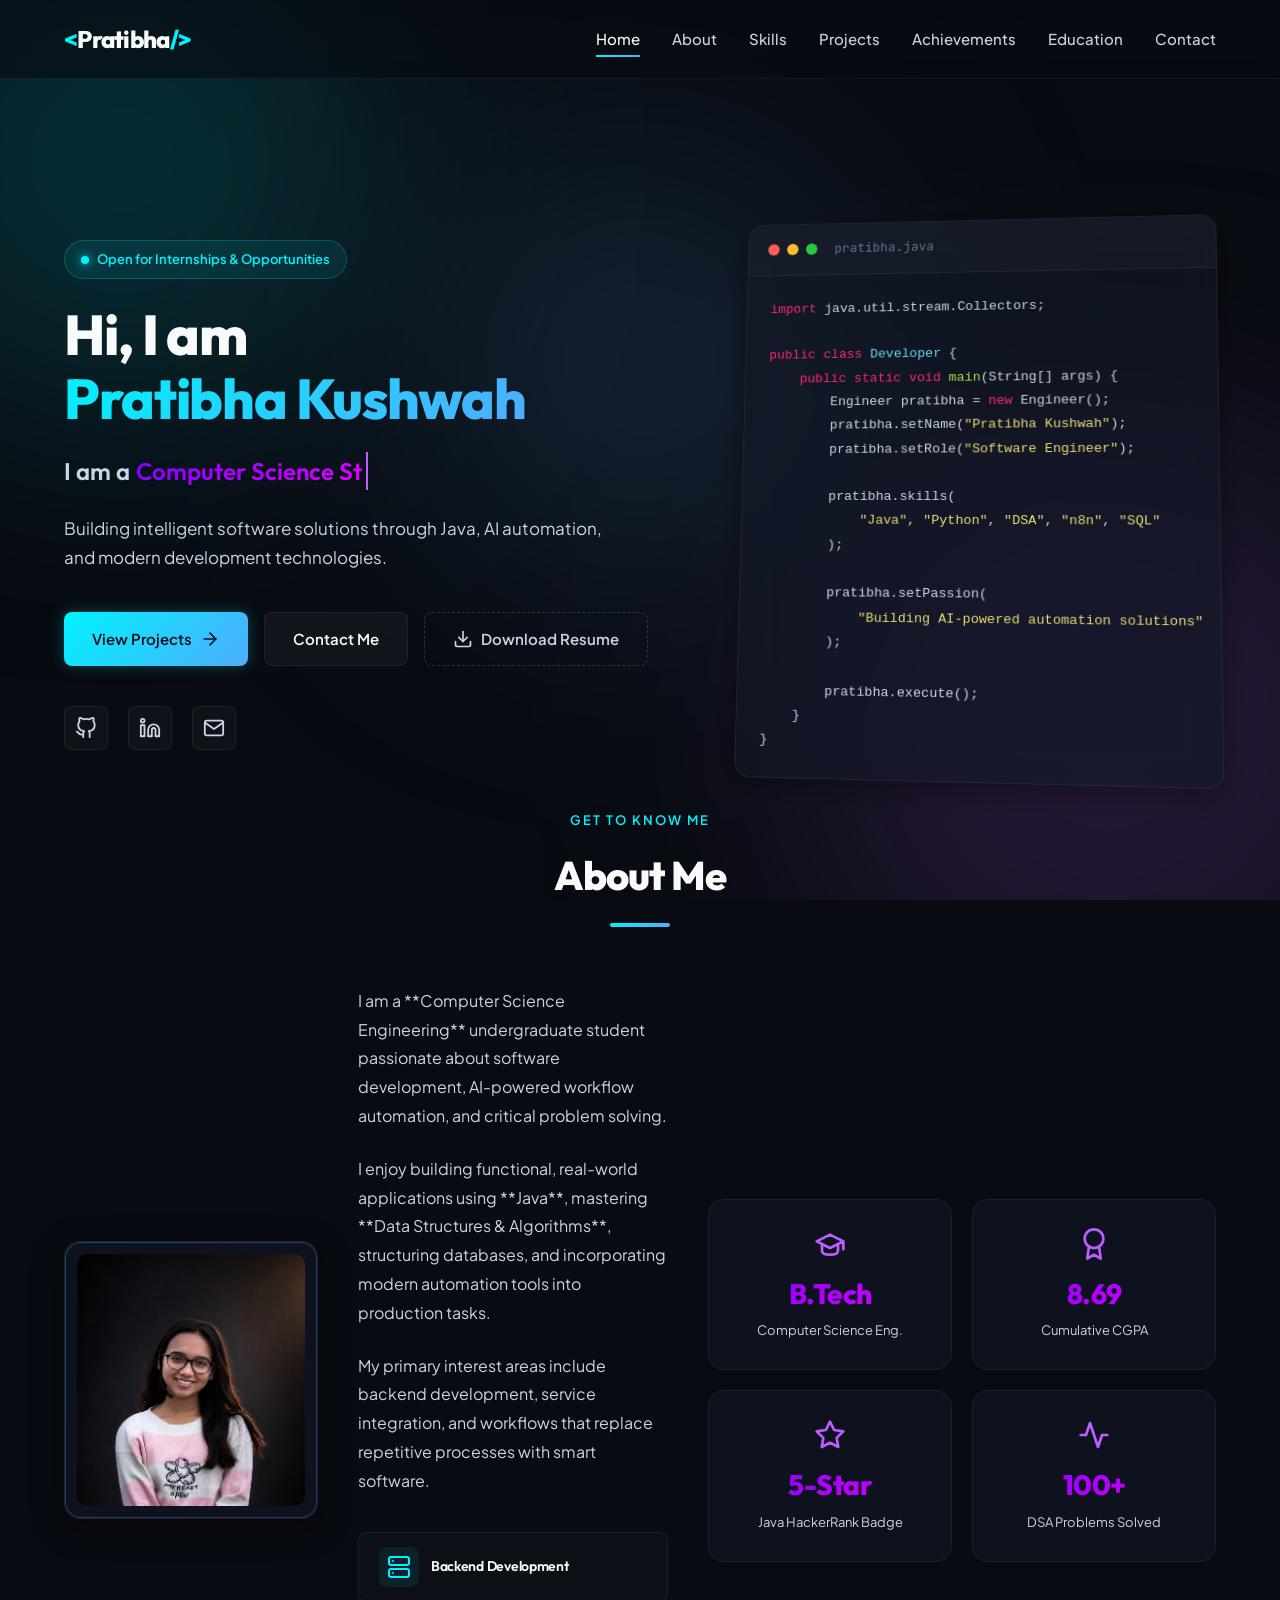
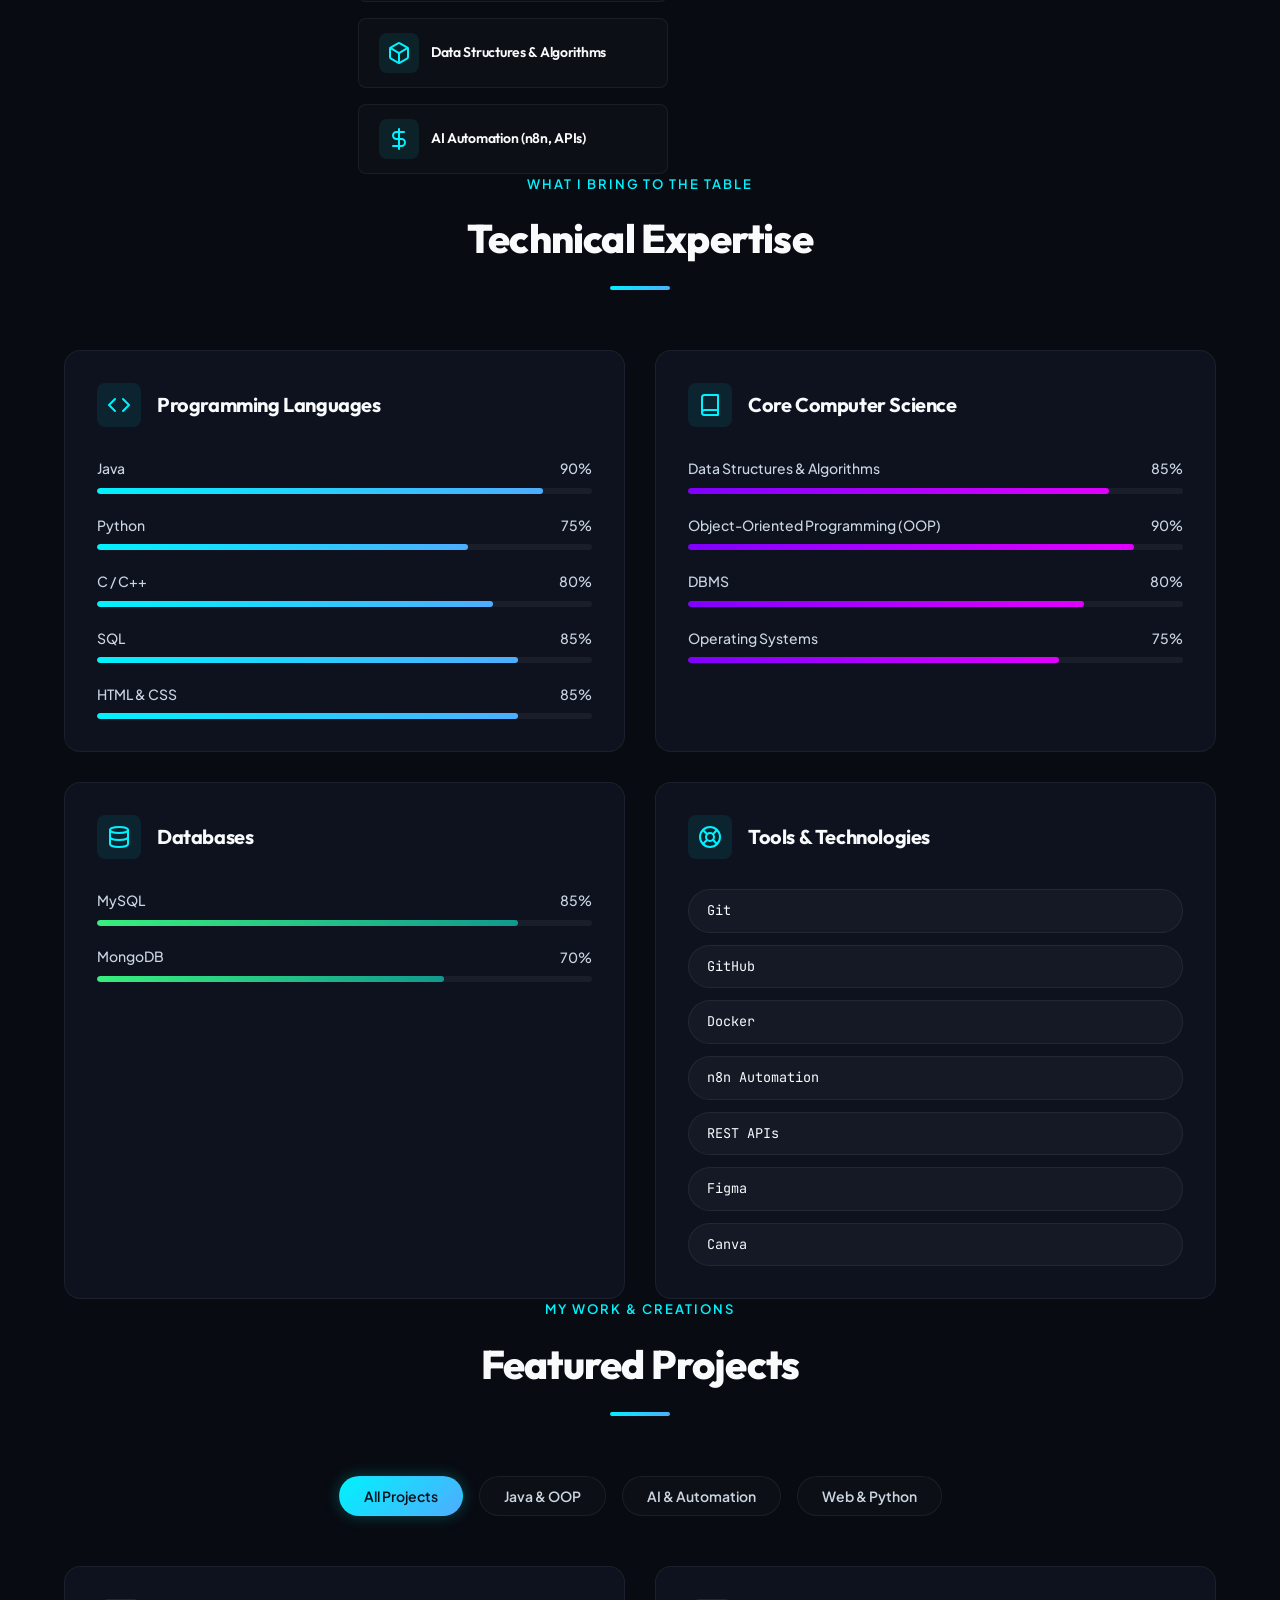
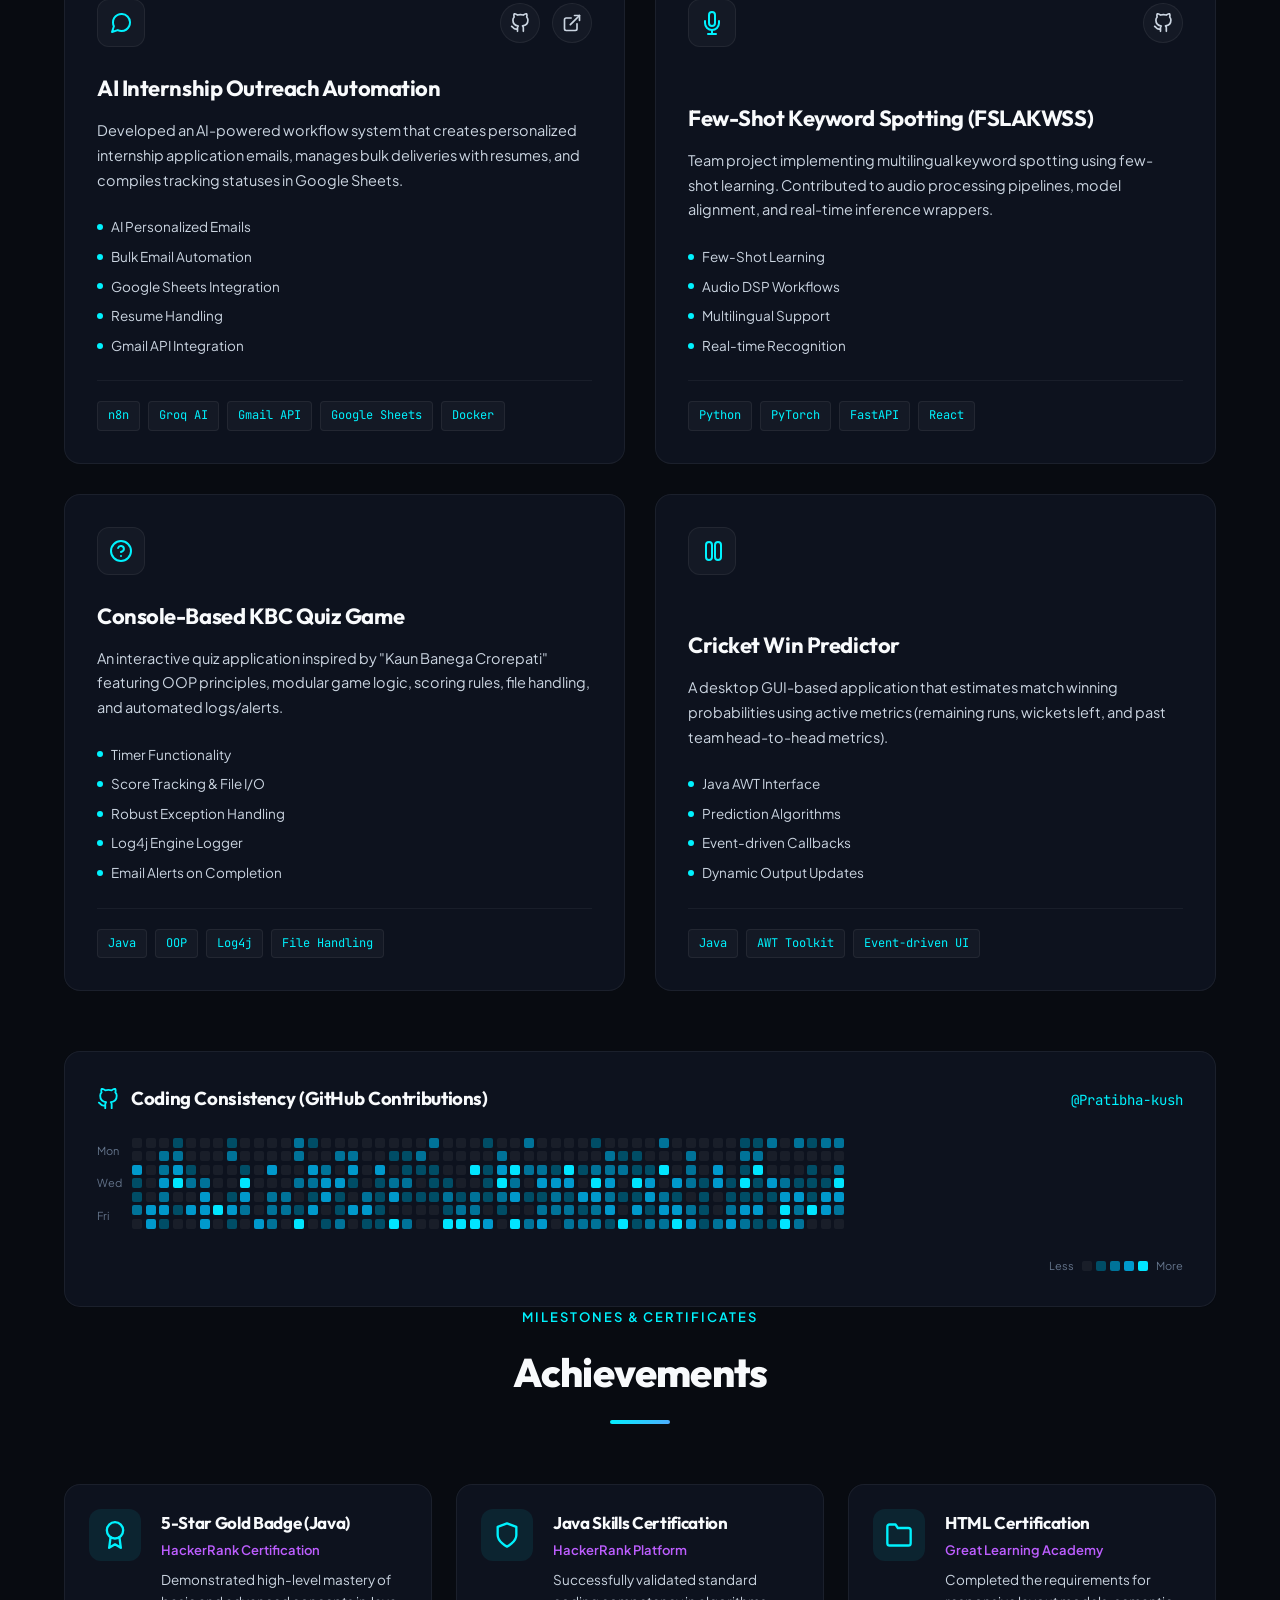
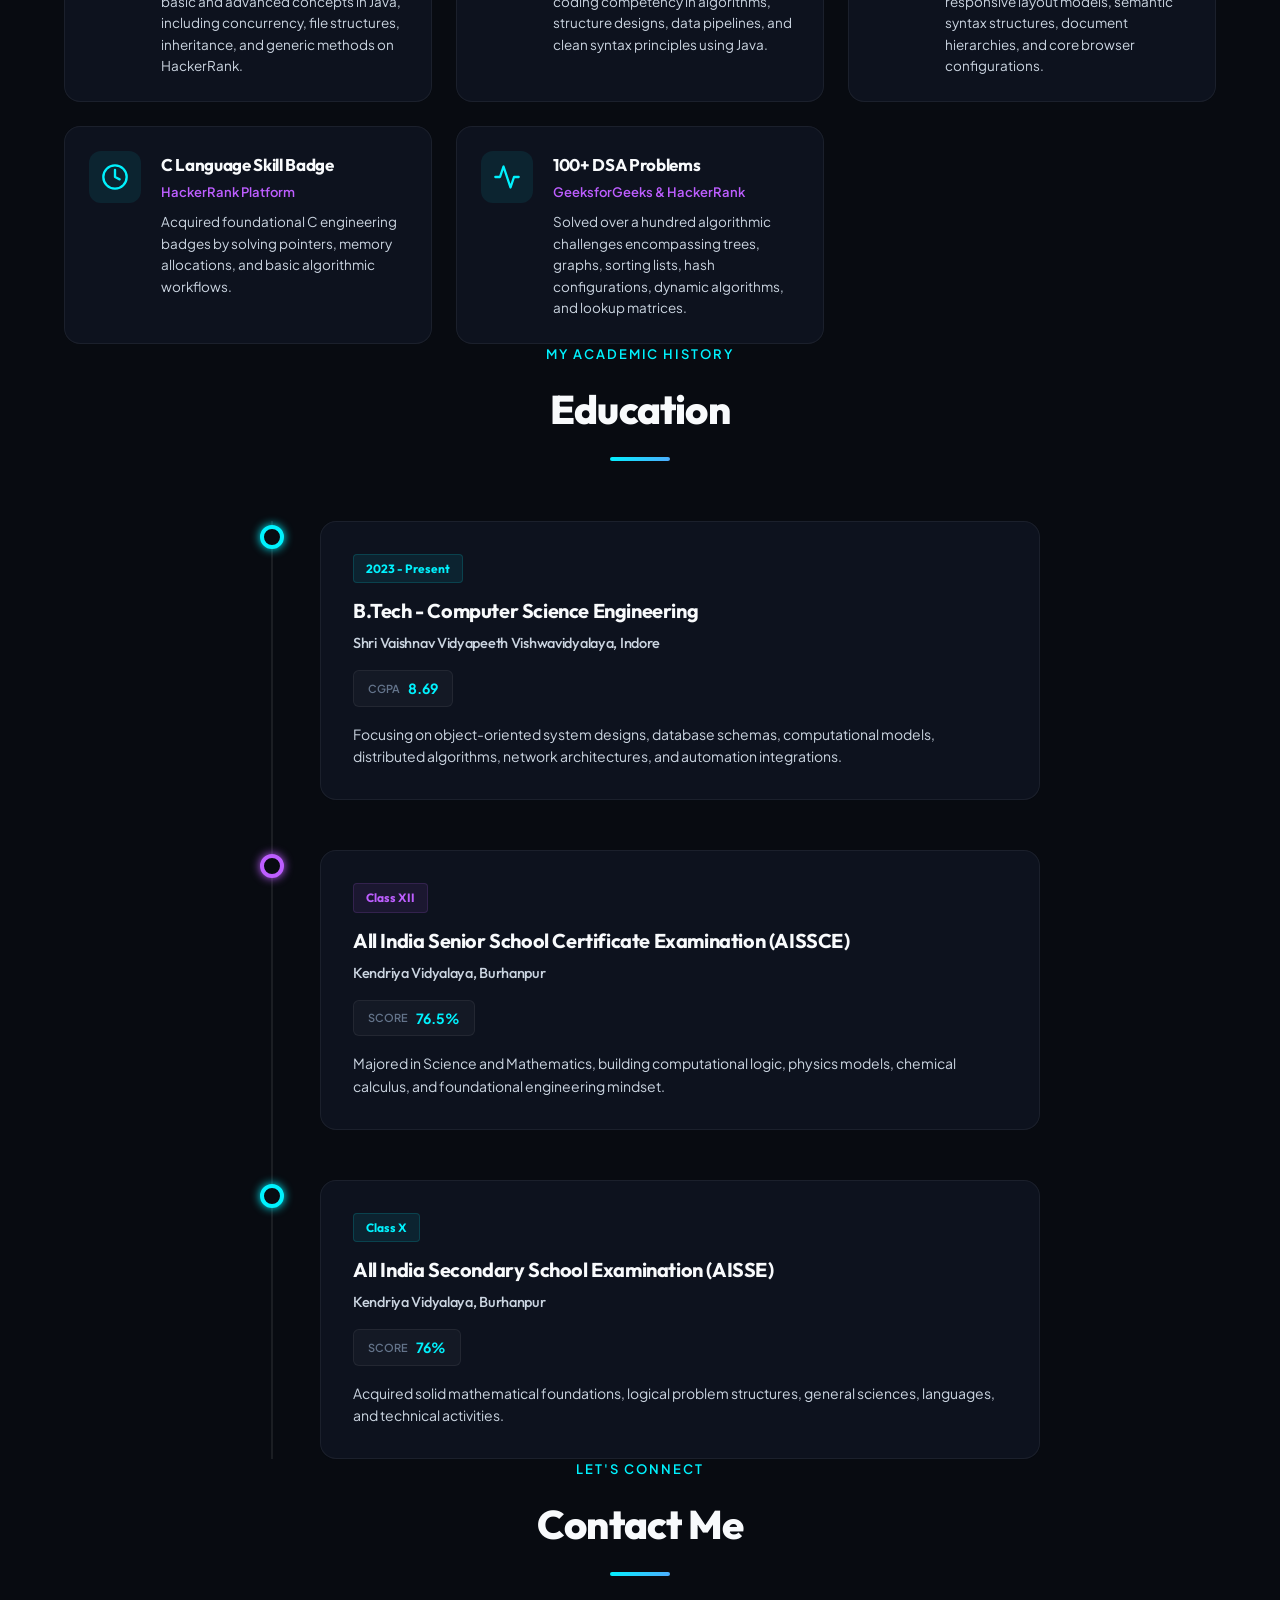
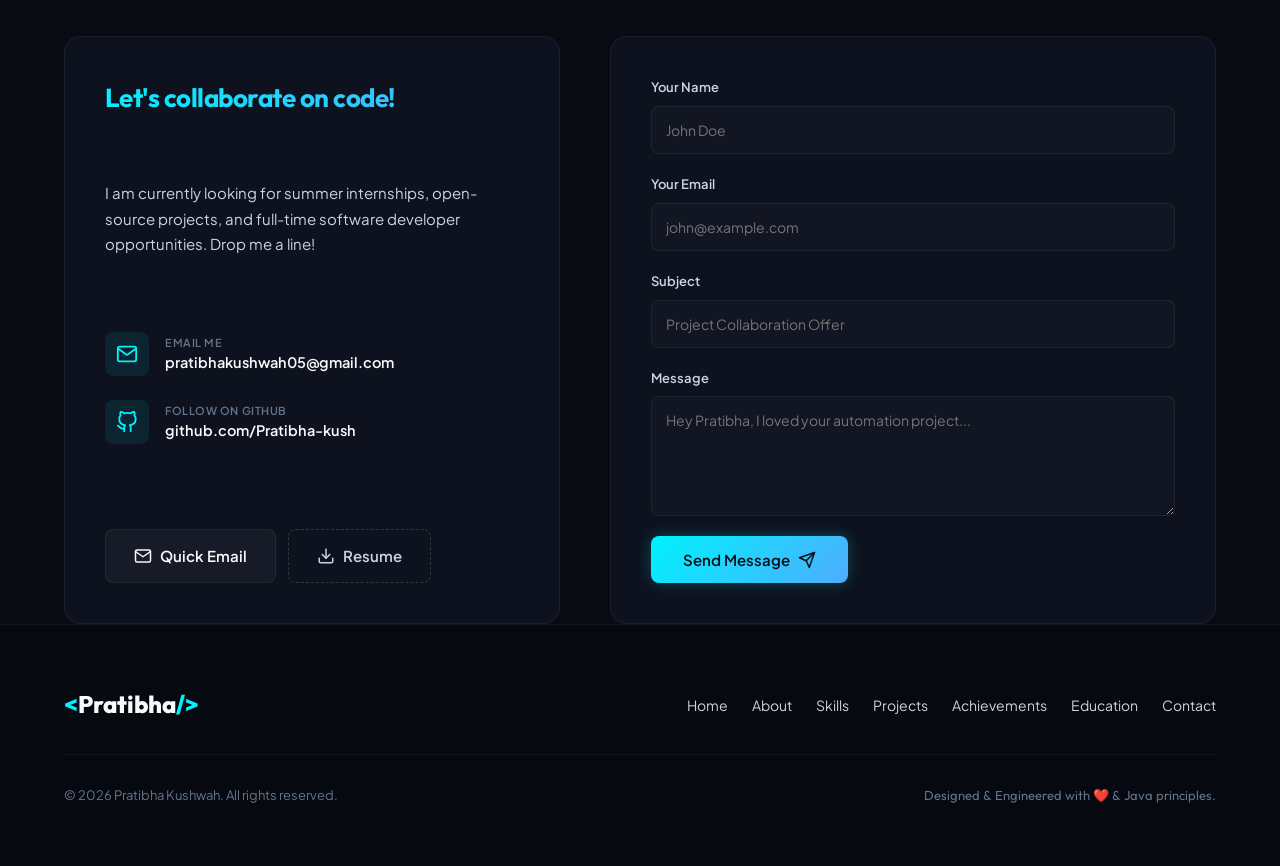
<file: index.html>
<!DOCTYPE html>
<html lang="en">

<head>
    <meta charset="UTF-8">
    <meta name="viewport" content="width=device-width, initial-scale=1.0">
    <meta name="description" content="Portfolio of Pratibha Kushwah - Computer Science Engineering Student, Java Developer, and AI Automation Enthusiast. Showcasing software engineering projects, automation workflows, and achievements.">
    <meta name="keywords" content="Pratibha Kushwah, Portfolio, Software Engineer, Java Developer, AI Automation, n8n, Python, B.Tech CSE, Indore">
    <meta name="author" content="Pratibha Kushwah">

    <!-- Open Graph / Facebook -->
    <meta property="og:type" content="website">
    <meta property="og:title" content="Pratibha Kushwah | Software Engineer Portfolio">
    <meta property="og:description" content="B.Tech Computer Science Engineering student specialized in Java development, workflow automation, and building intelligent software.">

    <!-- Google Fonts -->
    <link rel="preconnect" href="https://fonts.googleapis.com">
    <link rel="preconnect" href="https://fonts.gstatic.com" crossorigin>
    <link href="https://fonts.googleapis.com/css2?family=Outfit:wght@300;400;500;600;700;800&family=Plus+Jakarta+Sans:wght@300;400;500;600;700&family=JetBrains+Mono:wght@400;500&display=swap" rel="stylesheet">

    <title>Pratibha Kushwah | Software Engineer Portfolio</title>
    <link rel="stylesheet" href="styles.css">
</head>

<body class="dark-theme">
    <!-- Background Gradient Glows -->
    <div class="glow-bg">
        <div class="glow-orb orb-1"></div>
        <div class="glow-orb orb-2"></div>
        <div class="glow-orb orb-3"></div>
    </div>

    <!-- Navigation Header -->
    <header class="header">
        <div class="nav-container">
            <a href="#home" class="logo">
                <span class="logo-bracket">&lt;</span>Pratibha<span class="logo-bracket">/&gt;</span>
            </a>

            <nav class="navbar">
                <a href="#home" class="nav-link active">Home</a>
                <a href="#about" class="nav-link">About</a>
                <a href="#skills" class="nav-link">Skills</a>
                <a href="#projects" class="nav-link">Projects</a>
                <a href="#achievements" class="nav-link">Achievements</a>
                <a href="#education" class="nav-link">Education</a>
                <a href="#contact" class="nav-link">Contact</a>
            </nav>

            <button class="mobile-nav-toggle" aria-label="Toggle navigation menu">
                <span class="bar"></span>
                <span class="bar"></span>
                <span class="bar"></span>
            </button>
        </div>
    </header>

    <main>
        <!-- Hero Section -->
        <section id="home" class="hero-section">
            <div class="hero-content">
                <div class="hero-badge">
                    <span class="badge-dot"></span> Open for Internships & Opportunities
                </div>
                <h1 class="hero-title">
                    Hi, I am <br>
                    <span class="gradient-text">Pratibha Kushwah</span>
                </h1>

                <!-- Typing Animation Container -->
                <div class="typing-container">
                    <span class="static-txt">I am a </span>
                    <span class="typing-text"></span>
                </div>

                <p class="hero-tagline">
                    Building intelligent software solutions through Java, AI automation, and modern development technologies.
                </p>

                <div class="hero-buttons">
                    <a href="#projects" class="btn btn-primary">
                        <span>View Projects</span>
                        <svg xmlns="http://www.w3.org/2000/svg" width="20" height="20" viewBox="0 0 24 24" fill="none" stroke="currentColor" stroke-width="2" stroke-linecap="round" stroke-linejoin="round"><line x1="5" y1="12" x2="19" y2="12"></line><polyline points="12 5 19 12 12 19"></polyline></svg>
                    </a>
                    <a href="#contact" class="btn btn-secondary">Contact Me</a>
                    <a href="Pratibha_Kushwah_Resume.pdf" class="btn btn-tertiary" download="Pratibha_Kushwah_Resume.pdf" id="resumeBtn">
                        <svg xmlns="http://www.w3.org/2000/svg" width="20" height="20" viewBox="0 0 24 24" fill="none" stroke="currentColor" stroke-width="2" stroke-linecap="round" stroke-linejoin="round"><path d="M21 15v4a2 2 0 0 1-2 2H5a2 2 0 0 1-2-2v-4"></path><polyline points="7 10 12 15 17 10"></polyline><line x1="12" y1="15" x2="12" y2="3"></line></svg>
                        <span>Download Resume</span>
                    </a>
                </div>

                <div class="social-links">
                    <a href="https://github.com/Pratibha-kush" target="_blank" rel="noopener noreferrer" class="social-icon" aria-label="GitHub">
                        <svg xmlns="http://www.w3.org/2000/svg" width="22" height="22" viewBox="0 0 24 24" fill="none" stroke="currentColor" stroke-width="2" stroke-linecap="round" stroke-linejoin="round"><path d="M9 19c-5 1.5-5-2.5-7-3m14 6v-3.87a3.37 3.37 0 0 0-.94-2.61c3.14-.35 6.44-1.54 6.44-7A5.44 5.44 0 0 0 20 4.77 5.07 5.07 0 0 0 19.91 1S18.73.65 16 2.48a13.38 13.38 0 0 0-7 0C6.27.65 5.09 1 5.09 1A5.07 5.07 0 0 0 5 4.77a5.44 5.44 0 0 0-1.5 3.78c0 5.42 3.3 6.61 6.44 7A3.37 3.37 0 0 0 9 18.13V22"></path></svg>
                    </a>
                    <a href="https://www.linkedin.com/in/pratibha-kushwah-321a61291?utm_source=share&utm_campaign=share_via&utm_content=profile&utm_medium=android_app" target="_blank" rel="noopener noreferrer" class="social-icon" aria-label="LinkedIn">
                        <svg xmlns="http://www.w3.org/2000/svg" width="22" height="22" viewBox="0 0 24 24" fill="none" stroke="currentColor" stroke-width="2" stroke-linecap="round" stroke-linejoin="round"><path d="M16 8a6 6 0 0 1 6 6v7h-4v-7a2 2 0 0 0-2-2 2 2 0 0 0-2 2v7h-4v-7a6 6 0 0 1 6-6z"></path><rect x="2" y="9" width="4" height="12"></rect><circle cx="4" cy="4" r="2"></circle></svg>
                    </a>
                    <a href="mailto:pratibhakushwah05@gmail.com" class="social-icon" aria-label="Email">
                        <svg xmlns="http://www.w3.org/2000/svg" width="22" height="22" viewBox="0 0 24 24" fill="none" stroke="currentColor" stroke-width="2" stroke-linecap="round" stroke-linejoin="round"><path d="M4 4h16c1.1 0 2 .9 2 2v12c0 1.1-.9 2-2 2H4c-1.1 0-2-.9-2-2V6c0-1.1.9-2 2-2z"></path><polyline points="22,6 12,13 2,6"></polyline></svg>
                    </a>
                </div>
            </div>

            <div class="hero-visual">
                <div class="glass-terminal">
                    <div class="terminal-header">
                        <span class="term-dot dot-red"></span>
                        <span class="term-dot dot-yellow"></span>
                        <span class="term-dot dot-green"></span>
                        <span class="terminal-title">pratibha.java</span>
                    </div>
                    <div class="terminal-body">
                        <pre><code><span class="code-keyword">import</span> java.util.stream.Collectors;

<span class="code-keyword">public class</span> <span class="code-class">Developer</span> {
    <span class="code-keyword">public static void</span> <span class="code-method">main</span>(String[] args) {
        Engineer pratibha = <span class="code-keyword">new</span> Engineer();
        pratibha.setName(<span class="code-string">"Pratibha Kushwah"</span>);
        pratibha.setRole(<span class="code-string">"Software Engineer"</span>);
        
        pratibha.skills(
            <span class="code-string">"Java"</span>, <span class="code-string">"Python"</span>, <span class="code-string">"DSA"</span>, <span class="code-string">"n8n"</span>, <span class="code-string">"SQL"</span>
        );
        
        pratibha.setPassion(
            <span class="code-string">"Building AI-powered automation solutions"</span>
        );
        
        pratibha.execute();
    }
}</code></pre>
                    </div>
                </div>
            </div>
        </section>

        <!-- About Me Section -->
        <section id="about" class="about-section scroll-reveal">
            <div class="section-header">
                <span class="section-subtitle">Get to know me</span>
                <h2 class="section-title">About Me</h2>
                <div class="header-line"></div>
            </div>

            <div class="about-grid">
                <!-- Profile Image Card -->
                <div class="about-image-card">
                    <img src="pratibha.jpeg" alt="Pratibha Kushwah" class="about-image">
                </div>

                <div class="about-info">
                    <p class="about-text">
                        I am a **Computer Science Engineering** undergraduate student passionate about software development, AI-powered workflow automation, and critical problem solving.
                    </p>
                    <p class="about-text">
                        I enjoy building functional, real-world applications using **Java**, mastering **Data Structures & Algorithms**, structuring databases, and incorporating modern automation tools into production tasks.
                    </p>
                    <p class="about-text">
                        My primary interest areas include backend development, service integration, and workflows that replace repetitive processes with smart software.
                    </p>
                    <div class="about-focus">
                        <div class="focus-item">
                            <span class="focus-icon">
                                <svg xmlns="http://www.w3.org/2000/svg" width="24" height="24" viewBox="0 0 24 24" fill="none" stroke="currentColor" stroke-width="2" stroke-linecap="round" stroke-linejoin="round"><rect x="2" y="2" width="20" height="8" rx="2" ry="2"></rect><rect x="2" y="14" width="20" height="8" rx="2" ry="2"></rect><line x1="6" y1="6" x2="6.01" y2="6"></line><line x1="6" y1="18" x2="6.01" y2="18"></line></svg>
                            </span>
                            <h4>Backend Development</h4>
                        </div>
                        <div class="focus-item">
                            <span class="focus-icon">
                                <svg xmlns="http://www.w3.org/2000/svg" width="24" height="24" viewBox="0 0 24 24" fill="none" stroke="currentColor" stroke-width="2" stroke-linecap="round" stroke-linejoin="round"><path d="M21 16V8a2 2 0 0 0-1-1.73l-7-4a2 2 0 0 0-2 0l-7 4A2 2 0 0 0 3 8v8a2 2 0 0 0 1 1.73l7 4a2 2 0 0 0 2 0l7-4A2 2 0 0 0 21 16z"></path><polyline points="3.27 6.96 12 12.01 20.73 6.96"></polyline><line x1="12" y1="22.08" x2="12" y2="12"></line></svg>
                            </span>
                            <h4>Data Structures & Algorithms</h4>
                        </div>
                        <div class="focus-item">
                            <span class="focus-icon">
                                <svg xmlns="http://www.w3.org/2000/svg" width="24" height="24" viewBox="0 0 24 24" fill="none" stroke="currentColor" stroke-width="2" stroke-linecap="round" stroke-linejoin="round"><path d="M12 2v20M17 5H9.5a3.5 3.5 0 0 0 0 7h5a3.5 3.5 0 0 1 0 7H6"></path></svg>
                            </span>
                            <h4>AI Automation (n8n, APIs)</h4>
                        </div>
                    </div>
                </div>

                <div class="about-stats">
                    <div class="stat-card">
                        <div class="stat-icon">
                            <svg xmlns="http://www.w3.org/2000/svg" width="32" height="32" viewBox="0 0 24 24" fill="none" stroke="currentColor" stroke-width="2" stroke-linecap="round" stroke-linejoin="round"><path d="M22 10v6M2 10l10-5 10 5-10 5z"></path><path d="M6 12v5c0 2 2 3 6 3s6-1 6-3v-5"></path></svg>
                        </div>
                        <h3 class="stat-number">B.Tech</h3>
                        <p class="stat-label">Computer Science Eng.</p>
                    </div>

                    <div class="stat-card">
                        <div class="stat-icon">
                            <svg xmlns="http://www.w3.org/2000/svg" width="32" height="32" viewBox="0 0 24 24" fill="none" stroke="currentColor" stroke-width="2" stroke-linecap="round" stroke-linejoin="round"><circle cx="12" cy="8" r="7"></circle><polyline points="8.21 13.89 7 23 12 20 17 23 15.79 13.88"></polyline></svg>
                        </div>
                        <h3 class="stat-number">8.69</h3>
                        <p class="stat-label">Cumulative CGPA</p>
                    </div>

                    <div class="stat-card">
                        <div class="stat-icon">
                            <svg xmlns="http://www.w3.org/2000/svg" width="32" height="32" viewBox="0 0 24 24" fill="none" stroke="currentColor" stroke-width="2" stroke-linecap="round" stroke-linejoin="round"><polygon points="12 2 15.09 8.26 22 9.27 17 14.14 18.18 21.02 12 17.77 5.82 21.02 7 14.14 2 9.27 8.91 8.26 12 2"></polygon></svg>
                        </div>
                        <h3 class="stat-number">5-Star</h3>
                        <p class="stat-label">Java HackerRank Badge</p>
                    </div>

                    <div class="stat-card">
                        <div class="stat-icon">
                            <svg xmlns="http://www.w3.org/2000/svg" width="32" height="32" viewBox="0 0 24 24" fill="none" stroke="currentColor" stroke-width="2" stroke-linecap="round" stroke-linejoin="round"><polyline points="22 12 18 12 15 21 9 3 6 12 2 12"></polyline></svg>
                        </div>
                        <h3 class="stat-number">100+</h3>
                        <p class="stat-label">DSA Problems Solved</p>
                    </div>
                </div>
            </div>
        </section>

        <!-- Skills Section -->
        <section id="skills" class="skills-section scroll-reveal">
            <div class="section-header">
                <span class="section-subtitle">What I bring to the table</span>
                <h2 class="section-title">Technical Expertise</h2>
                <div class="header-line"></div>
            </div>

            <div class="skills-grid">
                <!-- Category 1: Languages -->
                <div class="skills-category-card">
                    <div class="category-header">
                        <div class="category-icon">
                            <svg xmlns="http://www.w3.org/2000/svg" width="24" height="24" viewBox="0 0 24 24" fill="none" stroke="currentColor" stroke-width="2" stroke-linecap="round" stroke-linejoin="round"><polyline points="16 18 22 12 16 6"></polyline><polyline points="8 6 2 12 8 18"></polyline></svg>
                        </div>
                        <h3>Programming Languages</h3>
                    </div>
                    <div class="skills-list">
                        <div class="skill-item">
                            <div class="skill-info">
                                <span>Java</span>
                                <span>90%</span>
                            </div>
                            <div class="progress-bar-bg">
                                <div class="progress-bar-fill" data-width="90%" style="width: 0%"></div>
                            </div>
                        </div>
                        <div class="skill-item">
                            <div class="skill-info">
                                <span>Python</span>
                                <span>75%</span>
                            </div>
                            <div class="progress-bar-bg">
                                <div class="progress-bar-fill" data-width="75%" style="width: 0%"></div>
                            </div>
                        </div>
                        <div class="skill-item">
                            <div class="skill-info">
                                <span>C / C++</span>
                                <span>80%</span>
                            </div>
                            <div class="progress-bar-bg">
                                <div class="progress-bar-fill" data-width="80%" style="width: 0%"></div>
                            </div>
                        </div>
                        <div class="skill-item">
                            <div class="skill-info">
                                <span>SQL</span>
                                <span>85%</span>
                            </div>
                            <div class="progress-bar-bg">
                                <div class="progress-bar-fill" data-width="85%" style="width: 0%"></div>
                            </div>
                        </div>
                        <div class="skill-item">
                            <div class="skill-info">
                                <span>HTML & CSS</span>
                                <span>85%</span>
                            </div>
                            <div class="progress-bar-bg">
                                <div class="progress-bar-fill" data-width="85%" style="width: 0%"></div>
                            </div>
                        </div>
                    </div>
                </div>

                <!-- Category 2: Core CS -->
                <div class="skills-category-card">
                    <div class="category-header">
                        <div class="category-icon">
                            <svg xmlns="http://www.w3.org/2000/svg" width="24" height="24" viewBox="0 0 24 24" fill="none" stroke="currentColor" stroke-width="2" stroke-linecap="round" stroke-linejoin="round"><path d="M4 19.5A2.5 2.5 0 0 1 6.5 17H20"></path><path d="M6.5 2H20v20H6.5A2.5 2.5 0 0 1 4 19.5v-15A2.5 2.5 0 0 1 6.5 2z"></path></svg>
                        </div>
                        <h3>Core Computer Science</h3>
                    </div>
                    <div class="skills-list">
                        <div class="skill-item">
                            <div class="skill-info">
                                <span>Data Structures & Algorithms</span>
                                <span>85%</span>
                            </div>
                            <div class="progress-bar-bg">
                                <div class="progress-bar-fill" data-width="85%" style="width: 0%"></div>
                            </div>
                        </div>
                        <div class="skill-item">
                            <div class="skill-info">
                                <span>Object-Oriented Programming (OOP)</span>
                                <span>90%</span>
                            </div>
                            <div class="progress-bar-bg">
                                <div class="progress-bar-fill" data-width="90%" style="width: 0%"></div>
                            </div>
                        </div>
                        <div class="skill-item">
                            <div class="skill-info">
                                <span>DBMS</span>
                                <span>80%</span>
                            </div>
                            <div class="progress-bar-bg">
                                <div class="progress-bar-fill" data-width="80%" style="width: 0%"></div>
                            </div>
                        </div>
                        <div class="skill-item">
                            <div class="skill-info">
                                <span>Operating Systems</span>
                                <span>75%</span>
                            </div>
                            <div class="progress-bar-bg">
                                <div class="progress-bar-fill" data-width="75%" style="width: 0%"></div>
                            </div>
                        </div>
                    </div>
                </div>

                <!-- Category 3: Databases & Architecture -->
                <div class="skills-category-card">
                    <div class="category-header">
                        <div class="category-icon">
                            <svg xmlns="http://www.w3.org/2000/svg" width="24" height="24" viewBox="0 0 24 24" fill="none" stroke="currentColor" stroke-width="2" stroke-linecap="round" stroke-linejoin="round"><ellipse cx="12" cy="5" rx="9" ry="3"></ellipse><path d="M3 5v14c0 1.66 4 3 9 3s9-1.34 9-3V5"></path><path d="M3 12c0 1.66 4 3 9 3s9-1.34 9-3"></path></svg>
                        </div>
                        <h3>Databases</h3>
                    </div>
                    <div class="skills-list">
                        <div class="skill-item">
                            <div class="skill-info">
                                <span>MySQL</span>
                                <span>85%</span>
                            </div>
                            <div class="progress-bar-bg">
                                <div class="progress-bar-fill" data-width="85%" style="width: 0%"></div>
                            </div>
                        </div>
                        <div class="skill-item">
                            <div class="skill-info">
                                <span>MongoDB</span>
                                <span>70%</span>
                            </div>
                            <div class="progress-bar-bg">
                                <div class="progress-bar-fill" data-width="70%" style="width: 0%"></div>
                            </div>
                        </div>
                    </div>
                </div>

                <!-- Category 4: Tools & Technologies -->
                <div class="skills-category-card">
                    <div class="category-header">
                        <div class="category-icon">
                            <svg xmlns="http://www.w3.org/2000/svg" width="24" height="24" viewBox="0 0 24 24" fill="none" stroke="currentColor" stroke-width="2" stroke-linecap="round" stroke-linejoin="round"><circle cx="12" cy="12" r="10"></circle><circle cx="12" cy="12" r="4"></circle><line x1="4.93" y1="4.93" x2="9.17" y2="9.17"></line><line x1="19.07" y1="4.93" x2="14.83" y2="9.17"></line><line x1="14.83" y1="14.83" x2="19.07" y2="19.07"></line><line x1="9.17" y1="14.83" x2="4.93" y2="19.07"></line></svg>
                        </div>
                        <h3>Tools & Technologies</h3>
                    </div>
                    <div class="skills-list font-mono-pills">
                        <span class="skill-pill">Git</span>
                        <span class="skill-pill">GitHub</span>
                        <span class="skill-pill">Docker</span>
                        <span class="skill-pill">n8n Automation</span>
                        <span class="skill-pill">REST APIs</span>
                        <span class="skill-pill">Figma</span>
                        <span class="skill-pill">Canva</span>
                    </div>
                </div>
            </div>
        </section>

        <!-- Projects Section -->
        <section id="projects" class="projects-section scroll-reveal">
            <div class="section-header">
                <span class="section-subtitle">My work & creations</span>
                <h2 class="section-title">Featured Projects</h2>
                <div class="header-line"></div>
            </div>

            <!-- Project Filtering Controls -->
            <div class="filter-controls">
                <button class="filter-btn active" data-filter="all">All Projects</button>
                <button class="filter-btn" data-filter="java">Java & OOP</button>
                <button class="filter-btn" data-filter="automation">AI & Automation</button>
                <button class="filter-btn" data-filter="web">Web & Python</button>
            </div>

            <div class="projects-grid">
                <!-- Project 1: Internship Outreach System -->
                <div class="project-card" data-category="automation">
                    <div class="project-card-header">
                        <div class="project-card-icon">
                            <svg xmlns="http://www.w3.org/2000/svg" width="24" height="24" viewBox="0 0 24 24" fill="none" stroke="currentColor" stroke-width="2" stroke-linecap="round" stroke-linejoin="round"><path d="M21 11.5a8.38 8.38 0 0 1-.9 3.8 8.5 8.5 0 0 1-7.6 4.7 8.38 8.38 0 0 1-3.8-.9L3 21l1.9-5.7a8.38 8.38 0 0 1-.9-3.8 8.5 8.5 0 0 1 4.7-7.6 8.38 8.38 0 0 1 3.8-.9h.5a8.48 8.48 0 0 1 8 8v.5z"></path></svg>
                        </div>
                        <div class="project-links">
                            <a href="https://github.com/Pratibha-kush/personalized-internship-email-generator" target="_blank" rel="noopener noreferrer" class="proj-link" aria-label="GitHub Repository">
                                <svg xmlns="http://www.w3.org/2000/svg" width="20" height="20" viewBox="0 0 24 24" fill="none" stroke="currentColor" stroke-width="2" stroke-linecap="round" stroke-linejoin="round"><path d="M9 19c-5 1.5-5-2.5-7-3m14 6v-3.87a3.37 3.37 0 0 0-.94-2.61c3.14-.35 6.44-1.54 6.44-7A5.44 5.44 0 0 0 20 4.77 5.07 5.07 0 0 0 19.91 1S18.73.65 16 2.48a13.38 13.38 0 0 0-7 0C6.27.65 5.09 1 5.09 1A5.07 5.07 0 0 0 5 4.77a5.44 5.44 0 0 0-1.5 3.78c0 5.42 3.3 6.61 6.44 7A3.37 3.37 0 0 0 9 18.13V22"></path></svg>
                            </a>
                            <a href="http://trade-bot.duckdns.org:5678/workflow/bfiyp4tsTQp9y7wG" target="_blank" rel="noopener noreferrer" class="proj-link" aria-label="Live Demo">
                                <svg xmlns="http://www.w3.org/2000/svg" width="20" height="20" viewBox="0 0 24 24" fill="none" stroke="currentColor" stroke-width="2" stroke-linecap="round" stroke-linejoin="round"><path d="M18 13v6a2 2 0 0 1-2 2H5a2 2 0 0 1-2-2V8a2 2 0 0 1 2-2h6"></path><polyline points="15 3 21 3 21 9"></polyline><line x1="10" y1="14" x2="21" y2="3"></line></svg>
                            </a>
                        </div>
                    </div>
                    <div class="project-content">
                        <h3 class="project-title">AI Internship Outreach Automation</h3>
                        <p class="project-desc">
                            Developed an AI-powered workflow system that creates personalized internship application emails, manages bulk deliveries with resumes, and compiles tracking statuses in Google Sheets.
                        </p>

                        <div class="project-features">
                            <span class="feature-tag-bullet">AI Personalized Emails</span>
                            <span class="feature-tag-bullet">Bulk Email Automation</span>
                            <span class="feature-tag-bullet">Google Sheets Integration</span>
                            <span class="feature-tag-bullet">Resume Handling</span>
                            <span class="feature-tag-bullet">Gmail API Integration</span>
                        </div>

                        <div class="project-tech-tags">
                            <span class="tech-tag">n8n</span>
                            <span class="tech-tag">Groq AI</span>
                            <span class="tech-tag">Gmail API</span>
                            <span class="tech-tag">Google Sheets</span>
                            <span class="tech-tag">Docker</span>
                        </div>
                    </div>
                </div>

                <!-- Project 2: FSLAKWSS -->
                <div class="project-card" data-category="web">
                    <div class="project-card-header">
                        <div class="project-card-icon">
                            <svg xmlns="http://www.w3.org/2000/svg" width="24" height="24" viewBox="0 0 24 24" fill="none" stroke="currentColor" stroke-width="2" stroke-linecap="round" stroke-linejoin="round"><path d="M12 1a3 3 0 0 0-3 3v8a3 3 0 0 0 6 0V4a3 3 0 0 0-3-3z"></path><path d="M19 10v2a7 7 0 0 1-14 0v-2"></path><line x1="12" y1="19" x2="12" y2="23"></line><line x1="8" y1="23" x2="16" y2="23"></line></svg>
                        </div>
                        <div class="project-links">
                            <a href="https://github.com/Pratibha-kush/FSLAKWSS" target="_blank" rel="noopener noreferrer" class="proj-link" aria-label="GitHub Repository">
                                <svg xmlns="http://www.w3.org/2000/svg" width="20" height="20" viewBox="0 0 24 24" fill="none" stroke="currentColor" stroke-width="2" stroke-linecap="round" stroke-linejoin="round"><path d="M9 19c-5 1.5-5-2.5-7-3m14 6v-3.87a3.37 3.37 0 0 0-.94-2.61c3.14-.35 6.44-1.54 6.44-7A5.44 5.44 0 0 0 20 4.77 5.07 5.07 0 0 0 19.91 1S18.73.65 16 2.48a13.38 13.38 0 0 0-7 0C6.27.65 5.09 1 5.09 1A5.07 5.07 0 0 0 5 4.77a5.44 5.44 0 0 0-1.5 3.78c0 5.42 3.3 6.61 6.44 7A3.37 3.37 0 0 0 9 18.13V22"></path></svg>
                            </a>
                        </div>
                    </div>
                    <div class="project-content">
                        <h3 class="project-title">Few-Shot Keyword Spotting (FSLAKWSS)</h3>
                        <p class="project-desc">
                            Team project implementing multilingual keyword spotting using few-shot learning. Contributed to audio processing pipelines, model alignment, and real-time inference wrappers.
                        </p>

                        <div class="project-features">
                            <span class="feature-tag-bullet">Few-Shot Learning</span>
                            <span class="feature-tag-bullet">Audio DSP Workflows</span>
                            <span class="feature-tag-bullet">Multilingual Support</span>
                            <span class="feature-tag-bullet">Real-time Recognition</span>
                        </div>

                        <div class="project-tech-tags">
                            <span class="tech-tag">Python</span>
                            <span class="tech-tag">PyTorch</span>
                            <span class="tech-tag">FastAPI</span>
                            <span class="tech-tag">React</span>
                        </div>
                    </div>
                </div>

                <!-- Project 3: KBC Quiz Game -->
                <div class="project-card" data-category="java">
                    <div class="project-card-header">
                        <div class="project-card-icon">
                            <svg xmlns="http://www.w3.org/2000/svg" width="24" height="24" viewBox="0 0 24 24" fill="none" stroke="currentColor" stroke-width="2" stroke-linecap="round" stroke-linejoin="round"><circle cx="12" cy="12" r="10"></circle><path d="M9.09 9a3 3 0 0 1 5.83 1c0 2-3 3-3 3"></path><line x1="12" y1="17" x2="12.01" y2="17"></line></svg>
                        </div>
                    </div>
                    <div class="project-content">
                        <h3 class="project-title">Console-Based KBC Quiz Game</h3>
                        <p class="project-desc">
                            An interactive quiz application inspired by "Kaun Banega Crorepati" featuring OOP principles, modular game logic, scoring rules, file handling, and automated logs/alerts.
                        </p>

                        <div class="project-features">
                            <span class="feature-tag-bullet">Timer Functionality</span>
                            <span class="feature-tag-bullet">Score Tracking & File I/O</span>
                            <span class="feature-tag-bullet">Robust Exception Handling</span>
                            <span class="feature-tag-bullet">Log4j Engine Logger</span>
                            <span class="feature-tag-bullet">Email Alerts on Completion</span>
                        </div>

                        <div class="project-tech-tags">
                            <span class="tech-tag">Java</span>
                            <span class="tech-tag">OOP</span>
                            <span class="tech-tag">Log4j</span>
                            <span class="tech-tag">File Handling</span>
                        </div>
                    </div>
                </div>

                <!-- Project 4: Cricket Win Predictor -->
                <div class="project-card" data-category="java">
                    <div class="project-card-header">
                        <div class="project-card-icon">
                            <svg xmlns="http://www.w3.org/2000/svg" width="24" height="24" viewBox="0 0 24 24" fill="none" stroke="currentColor" stroke-width="2" stroke-linecap="round" stroke-linejoin="round"><path d="M18 3a3 3 0 0 0-3 3v12a3 3 0 0 0 6 0V6a3 3 0 0 0-3-3z"></path><path d="M9 3a3 3 0 0 0-3 3v12a3 3 0 0 0 6 0V6a3 3 0 0 0-3-3z"></path></svg>
                        </div>
                    </div>
                    <div class="project-content">
                        <h3 class="project-title">Cricket Win Predictor</h3>
                        <p class="project-desc">
                            A desktop GUI-based application that estimates match winning probabilities using active metrics (remaining runs, wickets left, and past team head-to-head metrics).
                        </p>

                        <div class="project-features">
                            <span class="feature-tag-bullet">Java AWT Interface</span>
                            <span class="feature-tag-bullet">Prediction Algorithms</span>
                            <span class="feature-tag-bullet">Event-driven Callbacks</span>
                            <span class="feature-tag-bullet">Dynamic Output Updates</span>
                        </div>

                        <div class="project-tech-tags">
                            <span class="tech-tag">Java</span>
                            <span class="tech-tag">AWT Toolkit</span>
                            <span class="tech-tag">Event-driven UI</span>
                        </div>
                    </div>
                </div>
            </div>

            <!-- GitHub Contributions Section -->
            <div class="github-contribution-card">
                <div class="github-card-header">
                    <div class="github-title-group">
                        <svg xmlns="http://www.w3.org/2000/svg" width="22" height="22" viewBox="0 0 24 24" fill="none" stroke="currentColor" stroke-width="2" stroke-linecap="round" stroke-linejoin="round"><path d="M9 19c-5 1.5-5-2.5-7-3m14 6v-3.87a3.37 3.37 0 0 0-.94-2.61c3.14-.35 6.44-1.54 6.44-7A5.44 5.44 0 0 0 20 4.77 5.07 5.07 0 0 0 19.91 1S18.73.65 16 2.48a13.38 13.38 0 0 0-7 0C6.27.65 5.09 1 5.09 1A5.07 5.07 0 0 0 5 4.77a5.44 5.44 0 0 0-1.5 3.78c0 5.42 3.3 6.61 6.44 7A3.37 3.37 0 0 0 9 18.13V22"></path></svg>
                        <h3>Coding Consistency (GitHub Contributions)</h3>
                    </div>
                    <span class="github-handle"><a href="https://github.com/Pratibha-kush" target="_blank" rel="noopener noreferrer">@Pratibha-kush</a></span>
                </div>
                <div class="github-graph-container">
                    <div class="github-days-labels">
                        <span>Mon</span>
                        <span>Wed</span>
                        <span>Fri</span>
                    </div>
                    <div class="github-grid" id="githubGrid">
                        <!-- Filled dynamically by JavaScript -->
                    </div>
                </div>
                <div class="github-graph-footer">
                    <span>Less</span>
                    <div class="level-indicator">
                        <span class="level-box lvl-0"></span>
                        <span class="level-box lvl-1"></span>
                        <span class="level-box lvl-2"></span>
                        <span class="level-box lvl-3"></span>
                        <span class="level-box lvl-4"></span>
                    </div>
                    <span>More</span>
                </div>
            </div>
        </section>

        <!-- Achievements Section -->
        <section id="achievements" class="achievements-section scroll-reveal">
            <div class="section-header">
                <span class="section-subtitle">Milestones & Certificates</span>
                <h2 class="section-title">Achievements</h2>
                <div class="header-line"></div>
            </div>

            <div class="achievements-grid">
                <!-- Achievement 1 -->
                <div class="achievement-card">
                    <div class="achievement-icon">
                        <svg xmlns="http://www.w3.org/2000/svg" width="28" height="28" viewBox="0 0 24 24" fill="none" stroke="currentColor" stroke-width="2" stroke-linecap="round" stroke-linejoin="round"><circle cx="12" cy="8" r="7"></circle><polyline points="8.21 13.89 7 23 12 20 17 23 15.79 13.88"></polyline></svg>
                    </div>
                    <div class="achievement-content">
                        <h3>5-Star Gold Badge (Java)</h3>
                        <p class="org">HackerRank Certification</p>
                        <p class="description">Demonstrated high-level mastery of basic and advanced concepts in Java, including concurrency, file structures, inheritance, and generic methods on HackerRank.</p>
                    </div>
                </div>

                <!-- Achievement 2 -->
                <div class="achievement-card">
                    <div class="achievement-icon">
                        <svg xmlns="http://www.w3.org/2000/svg" width="28" height="28" viewBox="0 0 24 24" fill="none" stroke="currentColor" stroke-width="2" stroke-linecap="round" stroke-linejoin="round"><path d="M12 22s8-4 8-10V5l-8-3-8 3v7c0 6 8 10 8 10z"></path></svg>
                    </div>
                    <div class="achievement-content">
                        <h3>Java Skills Certification</h3>
                        <p class="org">HackerRank Platform</p>
                        <p class="description">Successfully validated standard coding competency in algorithms, structure designs, data pipelines, and clean syntax principles using Java.</p>
                    </div>
                </div>

                <!-- Achievement 3 -->
                <div class="achievement-card">
                    <div class="achievement-icon">
                        <svg xmlns="http://www.w3.org/2000/svg" width="28" height="28" viewBox="0 0 24 24" fill="none" stroke="currentColor" stroke-width="2" stroke-linecap="round" stroke-linejoin="round"><path d="M22 19a2 2 0 0 1-2 2H4a2 2 0 0 1-2-2V5a2 2 0 0 1 2-2h5l2 3h9a2 2 0 0 1 2 2z"></path></svg>
                    </div>
                    <div class="achievement-content">
                        <h3>HTML Certification</h3>
                        <p class="org">Great Learning Academy</p>
                        <p class="description">Completed the requirements for responsive layout models, semantic syntax structures, document hierarchies, and core browser configurations.</p>
                    </div>
                </div>

                <!-- Achievement 4 -->
                <div class="achievement-card">
                    <div class="achievement-icon">
                        <svg xmlns="http://www.w3.org/2000/svg" width="28" height="28" viewBox="0 0 24 24" fill="none" stroke="currentColor" stroke-width="2" stroke-linecap="round" stroke-linejoin="round"><circle cx="12" cy="12" r="10"></circle><polyline points="12 6 12 12 16 14"></polyline></svg>
                    </div>
                    <div class="achievement-content">
                        <h3>C Language Skill Badge</h3>
                        <p class="org">HackerRank Platform</p>
                        <p class="description">Acquired foundational C engineering badges by solving pointers, memory allocations, and basic algorithmic workflows.</p>
                    </div>
                </div>

                <!-- Achievement 5 -->
                <div class="achievement-card">
                    <div class="achievement-icon">
                        <svg xmlns="http://www.w3.org/2000/svg" width="28" height="28" viewBox="0 0 24 24" fill="none" stroke="currentColor" stroke-width="2" stroke-linecap="round" stroke-linejoin="round"><polyline points="22 12 18 12 15 21 9 3 6 12 2 12"></polyline></svg>
                    </div>
                    <div class="achievement-content">
                        <h3>100+ DSA Problems</h3>
                        <p class="org">GeeksforGeeks & HackerRank</p>
                        <p class="description">Solved over a hundred algorithmic challenges encompassing trees, graphs, sorting lists, hash configurations, dynamic algorithms, and lookup matrices.</p>
                    </div>
                </div>
            </div>
        </section>

        <!-- Education Section -->
        <section id="education" class="education-section scroll-reveal">
            <div class="section-header">
                <span class="section-subtitle">My academic history</span>
                <h2 class="section-title">Education</h2>
                <div class="header-line"></div>
            </div>

            <div class="timeline">
                <!-- Timeline Item 1 -->
                <div class="timeline-item">
                    <div class="timeline-dot"></div>
                    <div class="timeline-content">
                        <span class="timeline-date">2023 - Present</span>
                        <h3>B.Tech - Computer Science Engineering</h3>
                        <h4 class="timeline-inst">Shri Vaishnav Vidyapeeth Vishwavidyalaya, Indore</h4>
                        <div class="timeline-gpa">
                            <span class="gpa-label">CGPA</span>
                            <span class="gpa-value">8.69</span>
                        </div>
                        <p class="timeline-text">Focusing on object-oriented system designs, database schemas, computational models, distributed algorithms, network architectures, and automation integrations.</p>
                    </div>
                </div>

                <!-- Timeline Item 2 -->
                <div class="timeline-item">
                    <div class="timeline-dot"></div>
                    <div class="timeline-content">
                        <span class="timeline-date">Class XII</span>
                        <h3>All India Senior School Certificate Examination (AISSCE)</h3>
                        <h4 class="timeline-inst">Kendriya Vidyalaya, Burhanpur</h4>
                        <div class="timeline-gpa">
                            <span class="gpa-label">Score</span>
                            <span class="gpa-value">76.5%</span>
                        </div>
                        <p class="timeline-text">Majored in Science and Mathematics, building computational logic, physics models, chemical calculus, and foundational engineering mindset.</p>
                    </div>
                </div>

                <!-- Timeline Item 3 -->
                <div class="timeline-item">
                    <div class="timeline-dot"></div>
                    <div class="timeline-content">
                        <span class="timeline-date">Class X</span>
                        <h3>All India Secondary School Examination (AISSE)</h3>
                        <h4 class="timeline-inst">Kendriya Vidyalaya, Burhanpur</h4>
                        <div class="timeline-gpa">
                            <span class="gpa-label">Score</span>
                            <span class="gpa-value">76%</span>
                        </div>
                        <p class="timeline-text">Acquired solid mathematical foundations, logical problem structures, general sciences, languages, and technical activities.</p>
                    </div>
                </div>
            </div>
        </section>

        <!-- Contact Section -->
        <section id="contact" class="contact-section scroll-reveal">
            <div class="section-header">
                <span class="section-subtitle">Let's connect</span>
                <h2 class="section-title">Contact Me</h2>
                <div class="header-line"></div>
            </div>

            <div class="contact-container">
                <!-- Left: Contact Details -->
                <div class="contact-info-panel">
                    <h3>Let's collaborate on code!</h3>
                    <p class="contact-lead-text">
                        I am currently looking for summer internships, open-source projects, and full-time software developer opportunities. Drop me a line!
                    </p>

                    <div class="contact-methods">
                        <div class="contact-method-item">
                            <div class="method-icon">
                                <svg xmlns="http://www.w3.org/2000/svg" width="22" height="22" viewBox="0 0 24 24" fill="none" stroke="currentColor" stroke-width="2" stroke-linecap="round" stroke-linejoin="round"><path d="M4 4h16c1.1 0 2 .9 2 2v12c0 1.1-.9 2-2 2H4c-1.1 0-2-.9-2-2V6c0-1.1.9-2 2-2z"></path><polyline points="22,6 12,13 2,6"></polyline></svg>
                            </div>
                            <div class="method-text">
                                <span>Email Me</span>
                                <a href="mailto:pratibhakushwah05@gmail.com">pratibhakushwah05@gmail.com</a>
                            </div>
                        </div>

                        <div class="contact-method-item">
                            <div class="method-icon">
                                <svg xmlns="http://www.w3.org/2000/svg" width="22" height="22" viewBox="0 0 24 24" fill="none" stroke="currentColor" stroke-width="2" stroke-linecap="round" stroke-linejoin="round"><path d="M9 19c-5 1.5-5-2.5-7-3m14 6v-3.87a3.37 3.37 0 0 0-.94-2.61c3.14-.35 6.44-1.54 6.44-7A5.44 5.44 0 0 0 20 4.77 5.07 5.07 0 0 0 19.91 1S18.73.65 16 2.48a13.38 13.38 0 0 0-7 0C6.27.65 5.09 1 5.09 1A5.07 5.07 0 0 0 5 4.77a5.44 5.44 0 0 0-1.5 3.78c0 5.42 3.3 6.61 6.44 7A3.37 3.37 0 0 0 9 18.13V22"></path></svg>
                            </div>
                            <div class="method-text">
                                <span>Follow on GitHub</span>
                                <a href="https://github.com/Pratibha-kush" target="_blank" rel="noopener noreferrer">github.com/Pratibha-kush</a>
                            </div>
                        </div>
                    </div>

                    <div class="contact-quick-actions">
                        <a href="mailto:pratibhakushwah05@gmail.com" class="btn btn-secondary flex-center">
                            <svg xmlns="http://www.w3.org/2000/svg" width="18" height="18" viewBox="0 0 24 24" fill="none" stroke="currentColor" stroke-width="2" stroke-linecap="round" stroke-linejoin="round"><path d="M4 4h16c1.1 0 2 .9 2 2v12c0 1.1-.9 2-2 2H4c-1.1 0-2-.9-2-2V6c0-1.1.9-2 2-2z"></path><polyline points="22,6 12,13 2,6"></polyline></svg>
                            <span>Quick Email</span>
                        </a>
                        <a href="Pratibha_Kushwah_Resume.pdf" class="btn btn-tertiary flex-center" download="Pratibha_Kushwah_Resume.pdf">
                            <svg xmlns="http://www.w3.org/2000/svg" width="18" height="18" viewBox="0 0 24 24" fill="none" stroke="currentColor" stroke-width="2" stroke-linecap="round" stroke-linejoin="round"><path d="M21 15v4a2 2 0 0 1-2 2H5a2 2 0 0 1-2-2v-4"></path><polyline points="7 10 12 15 17 10"></polyline><line x1="12" y1="15" x2="12" y2="3"></line></svg>
                            <span>Resume</span>
                        </a>
                    </div>
                </div>

                <!-- Right: Glass Contact Form -->
                <div class="contact-form-card">
                    <form id="contactForm" class="contact-form">
                        <div class="form-group">
                            <label for="name">Your Name</label>
                            <input type="text" id="name" name="name" placeholder="John Doe" required>
                        </div>

                        <div class="form-group">
                            <label for="email">Your Email</label>
                            <input type="email" id="email" name="email" placeholder="john@example.com" required>
                        </div>

                        <div class="form-group">
                            <label for="subject">Subject</label>
                            <input type="text" id="subject" name="subject" placeholder="Project Collaboration Offer" required>
                        </div>

                        <div class="form-group">
                            <label for="message">Message</label>
                            <textarea id="message" name="message" rows="5" placeholder="Hey Pratibha, I loved your automation project..." required></textarea>
                        </div>

                        <button type="submit" class="btn btn-primary btn-submit">
                            <span>Send Message</span>
                            <svg xmlns="http://www.w3.org/2000/svg" width="18" height="18" viewBox="0 0 24 24" fill="none" stroke="currentColor" stroke-width="2" stroke-linecap="round" stroke-linejoin="round"><line x1="22" y1="2" x2="11" y2="13"></line><polygon points="22 2 15 22 11 13 2 9 22 2"></polygon></svg>
                        </button>
                        <div id="formFeedback" class="form-feedback"></div>
                    </form>
                </div>
            </div>
        </section>
    </main>

    <!-- Footer -->
    <footer class="footer">
        <div class="footer-container">
            <div class="footer-top">
                <div class="footer-logo">
                    <span class="logo-bracket">&lt;</span>Pratibha<span class="logo-bracket">/&gt;</span>
                </div>
                <ul class="footer-nav">
                    <li><a href="#home">Home</a></li>
                    <li><a href="#about">About</a></li>
                    <li><a href="#skills">Skills</a></li>
                    <li><a href="#projects">Projects</a></li>
                    <li><a href="#achievements">Achievements</a></li>
                    <li><a href="#education">Education</a></li>
                    <li><a href="#contact">Contact</a></li>
                </ul>
            </div>

            <hr class="footer-divider">

            <div class="footer-bottom">
                <p>&copy; 2026 Pratibha Kushwah. All rights reserved.</p>
                <p class="designer-text">Designed & Engineered with ❤️ & Java principles.</p>
            </div>
        </div>
    </footer>

    <!-- Floating Back to Top Button -->
    <button class="back-to-top" id="backToTop" aria-label="Scroll to top">
        <svg xmlns="http://www.w3.org/2000/svg" width="24" height="24" viewBox="0 0 24 24" fill="none" stroke="currentColor" stroke-width="2" stroke-linecap="round" stroke-linejoin="round"><polyline points="18 15 12 9 6 15"></polyline></svg>
    </button>

    <!-- Core Script -->
    <script src="script.js"></script>
</body>

</html>
</file>
<file: styles.css>
/* ==========================================================================
   DESIGN SYSTEM & CUSTOM PROPERTIES
   ========================================================================== */
:root {
    /* Color Palette */
    --bg-primary: #080b11;
    --bg-secondary: #0f1422;
    --bg-card: rgba(17, 24, 39, 0.65);
    --border-glass: rgba(255, 255, 255, 0.06);
    --border-focus: rgba(0, 242, 254, 0.4);
    
    --primary-gradient: linear-gradient(135deg, #00f2fe 0%, #4facfe 100%);
    --secondary-gradient: linear-gradient(135deg, #7f00ff 0%, #e100ff 100%);
    --accent-gradient: linear-gradient(135deg, #38ef7d 0%, #11998e 100%);
    
    --text-primary: #f8fafc;
    --text-secondary: #cbd5e1;
    --text-muted: #64748b;
    --accent-cyan: #00f2fe;
    --accent-purple: #bd5eff;
    
    /* Typography */
    --font-heading: 'Outfit', sans-serif;
    --font-body: 'Plus Jakarta Sans', sans-serif;
    --font-mono: 'JetBrains Mono', monospace;
    
    /* Layout & Shadows */
    --radius-sm: 8px;
    --radius-md: 16px;
    --radius-lg: 24px;
    --shadow-glass: 0 8px 32px 0 rgba(0, 0, 0, 0.37);
    --shadow-neon-blue: 0 0 15px rgba(0, 242, 254, 0.25);
    --shadow-neon-purple: 0 0 15px rgba(189, 94, 255, 0.25);
    
    /* Animations */
    --transition-fast: 0.2s ease;
    --transition-normal: 0.3s ease;
    --transition-slow: 0.5s ease;
}

/* ==========================================================================
   BASE RESETS & GLOBAL STYLES
   ========================================================================== */
* {
    margin: 0;
    padding: 0;
    box-sizing: border-box;
    scroll-behavior: smooth;
}

body {
    background-color: var(--bg-primary);
    color: var(--text-primary);
    font-family: var(--font-body);
    line-height: 1.6;
    overflow-x: hidden;
    position: relative;
}

h1, h2, h3, h4, h5, h6 {
    font-family: var(--font-heading);
    font-weight: 700;
    letter-spacing: -0.02em;
}

a {
    color: inherit;
    text-decoration: none;
    transition: var(--transition-fast);
}

button, input, textarea {
    font-family: inherit;
    background: none;
    border: none;
    outline: none;
}

ul {
    list-style: none;
}

/* ==========================================================================
   AMBIENT GLOW EFFECTS
   ========================================================================== */
.glow-bg {
    position: fixed;
    top: 0;
    left: 0;
    width: 100vw;
    height: 100vh;
    z-index: -2;
    overflow: hidden;
    pointer-events: none;
}

.glow-orb {
    position: absolute;
    border-radius: 50%;
    filter: blur(120px);
    opacity: 0.15;
    mix-blend-mode: screen;
    animation: orbFloat 25s infinite alternate ease-in-out;
}

.orb-1 {
    width: 500px;
    height: 500px;
    background: var(--accent-cyan);
    top: -10%;
    left: -10%;
}

.orb-2 {
    width: 600px;
    height: 600px;
    background: var(--accent-purple);
    bottom: -15%;
    right: -10%;
    animation-delay: -5s;
}

.orb-3 {
    width: 400px;
    height: 400px;
    background: #4facfe;
    top: 40%;
    left: 50%;
    transform: translate(-50%, -50%);
    animation-delay: -10s;
}

@keyframes orbFloat {
    0% { transform: translate(0, 0) scale(1); }
    50% { transform: translate(50px, -50px) scale(1.1); }
    100% { transform: translate(-30px, 40px) scale(0.9); }
}

/* ==========================================================================
   LAYOUT CONTAINERS & UTILITIES
   ========================================================================== */
.header, .hero-section, .about-section, .skills-section, .projects-section, .achievements-section, .education-section, .contact-section {
    max-width: 1200px;
    margin: 0 auto;
    padding: 0 24px;
}

section {
    padding-top: 100px;
    padding-bottom: 80px;
}

.gradient-text {
    background: var(--primary-gradient);
    -webkit-background-clip: text;
    -webkit-text-fill-color: transparent;
    background-clip: text;
}

.section-header {
    text-align: center;
    margin-bottom: 60px;
}

.section-subtitle {
    text-transform: uppercase;
    font-size: 13px;
    font-weight: 600;
    letter-spacing: 0.15em;
    color: var(--accent-cyan);
    display: block;
    margin-bottom: 12px;
}

.section-title {
    font-size: 40px;
    font-weight: 800;
    color: var(--text-primary);
}

.header-line {
    width: 60px;
    height: 4px;
    background: var(--primary-gradient);
    margin: 16px auto 0;
    border-radius: 2px;
}

/* ==========================================================================
   BUTTONS STYLING
   ========================================================================== */
.btn {
    display: inline-flex;
    align-items: center;
    justify-content: center;
    gap: 8px;
    padding: 14px 28px;
    border-radius: var(--radius-sm);
    font-size: 15px;
    font-weight: 600;
    cursor: pointer;
    transition: all var(--transition-normal);
}

.btn-primary {
    background: var(--primary-gradient);
    color: #0b0f19;
    box-shadow: var(--shadow-neon-blue);
}

.btn-primary:hover {
    transform: translateY(-2px);
    box-shadow: 0 0 25px rgba(0, 242, 254, 0.5);
}

.btn-secondary {
    background: rgba(255, 255, 255, 0.04);
    color: var(--text-primary);
    border: 1px solid var(--border-glass);
}

.btn-secondary:hover {
    background: rgba(255, 255, 255, 0.08);
    border-color: rgba(255, 255, 255, 0.2);
    transform: translateY(-2px);
}

.btn-tertiary {
    background: transparent;
    color: var(--text-secondary);
    border: 1px dashed rgba(255, 255, 255, 0.15);
}

.btn-tertiary:hover {
    border-color: var(--accent-cyan);
    color: var(--accent-cyan);
    transform: translateY(-2px);
}

.flex-center {
    display: inline-flex;
    align-items: center;
    justify-content: center;
    gap: 8px;
}

/* ==========================================================================
   NAVIGATION STYLING
   ========================================================================== */
.header {
    position: fixed;
    top: 0;
    left: 0;
    right: 0;
    z-index: 1000;
    max-width: 100%;
    background: rgba(8, 11, 17, 0.6);
    backdrop-filter: blur(12px);
    -webkit-backdrop-filter: blur(12px);
    border-bottom: 1px solid var(--border-glass);
    transition: all var(--transition-normal);
}

.header.sticky {
    padding: 10px 0;
    background: rgba(8, 11, 17, 0.85);
}

.nav-container {
    max-width: 1200px;
    margin: 0 auto;
    padding: 20px 24px;
    display: flex;
    align-items: center;
    justify-content: space-between;
    transition: var(--transition-normal);
}

.header.sticky .nav-container {
    padding: 12px 24px;
}

.logo {
    font-size: 24px;
    font-weight: 800;
    font-family: var(--font-heading);
    letter-spacing: -0.03em;
    display: flex;
    align-items: center;
}

.logo-bracket {
    color: var(--accent-cyan);
    transition: var(--transition-fast);
}

.logo:hover .logo-bracket {
    color: var(--accent-purple);
}

.navbar {
    display: flex;
    gap: 32px;
}

.nav-link {
    font-size: 15px;
    font-weight: 500;
    color: var(--text-secondary);
    position: relative;
    padding: 4px 0;
}

.nav-link::after {
    content: '';
    position: absolute;
    bottom: -2px;
    left: 0;
    width: 0;
    height: 2px;
    background: var(--primary-gradient);
    transition: var(--transition-normal);
}

.nav-link:hover, .nav-link.active {
    color: var(--text-primary);
}

.nav-link:hover::after, .nav-link.active::after {
    width: 100%;
}

.mobile-nav-toggle {
    display: none;
    flex-direction: column;
    gap: 6px;
    cursor: pointer;
    z-index: 1001;
}

.mobile-nav-toggle .bar {
    width: 26px;
    height: 2px;
    background-color: var(--text-primary);
    border-radius: 1px;
    transition: var(--transition-normal);
}

/* ==========================================================================
   HERO SECTION
   ========================================================================== */
.hero-section {
    display: grid;
    grid-template-columns: 1.1fr 0.9fr;
    gap: 40px;
    align-items: center;
    padding-top: 180px;
    min-height: 90vh;
}

.hero-badge {
    display: inline-flex;
    align-items: center;
    gap: 8px;
    background: rgba(0, 242, 254, 0.08);
    border: 1px solid rgba(0, 242, 254, 0.2);
    padding: 8px 16px;
    border-radius: 50px;
    font-size: 13px;
    font-weight: 600;
    color: var(--accent-cyan);
    margin-bottom: 24px;
}

.badge-dot {
    width: 8px;
    height: 8px;
    background: var(--accent-cyan);
    border-radius: 50%;
    display: inline-block;
    box-shadow: 0 0 10px var(--accent-cyan);
    animation: blink 2s infinite;
}

@keyframes blink {
    0%, 100% { opacity: 0.3; }
    50% { opacity: 1; }
}

.hero-title {
    font-size: 56px;
    line-height: 1.15;
    margin-bottom: 20px;
    font-weight: 800;
}

.typing-container {
    font-family: var(--font-heading);
    font-size: 24px;
    font-weight: 600;
    margin-bottom: 24px;
    color: var(--text-secondary);
    display: flex;
    align-items: center;
    gap: 6px;
    min-height: 36px;
}

.typing-text {
    background: var(--secondary-gradient);
    -webkit-background-clip: text;
    -webkit-text-fill-color: transparent;
    background-clip: text;
    border-right: 2.5px solid var(--accent-purple);
    padding-right: 4px;
    animation: typingCursor 0.75s step-end infinite;
}

@keyframes typingCursor {
    from, to { border-color: transparent }
    50% { border-color: var(--accent-purple); }
}

.hero-tagline {
    font-size: 17px;
    color: var(--text-secondary);
    margin-bottom: 40px;
    max-width: 540px;
    line-height: 1.7;
}

.hero-buttons {
    display: flex;
    flex-wrap: wrap;
    gap: 16px;
    margin-bottom: 40px;
}

.social-links {
    display: flex;
    gap: 20px;
}

.social-icon {
    width: 44px;
    height: 44px;
    border-radius: var(--radius-sm);
    background: rgba(255, 255, 255, 0.03);
    border: 1px solid var(--border-glass);
    display: flex;
    align-items: center;
    justify-content: center;
    color: var(--text-secondary);
}

.social-icon:hover {
    color: var(--accent-cyan);
    border-color: rgba(0, 242, 254, 0.3);
    background: rgba(0, 242, 254, 0.05);
    transform: translateY(-2px);
}

/* Glass Terminal UI */
.hero-visual {
    display: flex;
    justify-content: flex-end;
}

.glass-terminal {
    width: 100%;
    max-width: 480px;
    background: var(--bg-card);
    border: 1px solid var(--border-glass);
    border-radius: var(--radius-md);
    backdrop-filter: blur(16px);
    -webkit-backdrop-filter: blur(16px);
    box-shadow: var(--shadow-glass);
    overflow: hidden;
    transform: perspective(1000px) rotateY(-5deg) rotateX(5deg);
    transition: transform var(--transition-normal);
}

.glass-terminal:hover {
    transform: perspective(1000px) rotateY(0deg) rotateX(0deg);
}

.terminal-header {
    background: rgba(255, 255, 255, 0.02);
    padding: 16px 20px;
    display: flex;
    align-items: center;
    gap: 8px;
    border-bottom: 1px solid var(--border-glass);
}

.term-dot {
    width: 12px;
    height: 12px;
    border-radius: 50%;
    display: inline-block;
}

.dot-red { background: #ff5f56; }
.dot-yellow { background: #ffbd2e; }
.dot-green { background: #27c93f; }

.terminal-title {
    font-family: var(--font-mono);
    font-size: 13px;
    color: var(--text-muted);
    margin-left: 10px;
}

.terminal-body {
    padding: 24px;
    font-family: var(--font-mono);
    font-size: 13.5px;
    line-height: 1.8;
    color: var(--text-secondary);
}

.code-keyword { color: #f92672; }
.code-class { color: #66d9ef; }
.code-method { color: #a6e22e; }
.code-string { color: #e6db74; }

/* ==========================================================================
   ABOUT ME SECTION
   ========================================================================== */
.about-grid {
    display: grid;
    grid-template-columns: 0.9fr 1.1fr 1.8fr;
    gap: 40px;
    align-items: center;
}

.about-image-card {
    position: relative;
    border-radius: var(--radius-md);
    overflow: hidden;
    border: 1px solid var(--border-glass);
    box-shadow: var(--shadow-glass);
    background: var(--bg-card);
    padding: 12px;
    display: flex;
    justify-content: center;
    align-items: center;
    transition: all var(--transition-normal);
    max-width: 320px;
    margin: 0 auto;
    width: 100%;
}

.about-image-card::before {
    content: '';
    position: absolute;
    inset: 0;
    border-radius: var(--radius-md);
    padding: 1px;
    background: linear-gradient(135deg, rgba(0, 242, 254, 0.3), rgba(189, 94, 255, 0.3));
    -webkit-mask: linear-gradient(#fff 0 0) content-box, linear-gradient(#fff 0 0);
    -webkit-mask-composite: xor;
    mask-composite: exclude;
    pointer-events: none;
}

.about-image-card:hover {
    transform: translateY(-5px);
    border-color: rgba(0, 242, 254, 0.25);
    box-shadow: var(--shadow-neon-blue);
}

.about-image {
    width: 100%;
    height: auto;
    border-radius: calc(var(--radius-md) - 6px);
    object-fit: cover;
    display: block;
    filter: grayscale(10%) contrast(102%);
    transition: all var(--transition-normal);
}

.about-image-card:hover .about-image {
    filter: none;
    transform: scale(1.02);
}

.about-text {
    font-size: 16px;
    color: var(--text-secondary);
    margin-bottom: 24px;
    line-height: 1.8;
}

.about-focus {
    display: flex;
    flex-wrap: wrap;
    gap: 16px;
    margin-top: 36px;
}

.focus-item {
    display: flex;
    align-items: center;
    gap: 12px;
    background: rgba(255, 255, 255, 0.02);
    border: 1px solid var(--border-glass);
    padding: 14px 20px;
    border-radius: var(--radius-sm);
    flex: 1 1 240px;
}

.focus-icon {
    width: 40px;
    height: 40px;
    border-radius: 8px;
    background: rgba(0, 242, 254, 0.08);
    display: flex;
    align-items: center;
    justify-content: center;
    color: var(--accent-cyan);
}

.focus-item h4 {
    font-size: 14px;
    font-weight: 600;
}

.about-stats {
    display: grid;
    grid-template-columns: repeat(2, 1fr);
    gap: 20px;
}

.stat-card {
    background: var(--bg-card);
    border: 1px solid var(--border-glass);
    border-radius: var(--radius-md);
    padding: 28px 20px;
    text-align: center;
    backdrop-filter: blur(12px);
    -webkit-backdrop-filter: blur(12px);
    transition: all var(--transition-normal);
}

.stat-card:hover {
    transform: translateY(-5px);
    border-color: rgba(189, 94, 255, 0.25);
    box-shadow: var(--shadow-neon-purple);
}

.stat-icon {
    color: var(--accent-purple);
    margin-bottom: 12px;
    display: flex;
    justify-content: center;
}

.stat-number {
    font-size: 28px;
    font-weight: 800;
    margin-bottom: 4px;
    background: var(--secondary-gradient);
    -webkit-background-clip: text;
    -webkit-text-fill-color: transparent;
    background-clip: text;
}

.stat-label {
    font-size: 13px;
    color: var(--text-secondary);
}

/* ==========================================================================
   SKILLS SECTION
   ========================================================================== */
.skills-grid {
    display: grid;
    grid-template-columns: repeat(2, 1fr);
    gap: 30px;
}

.skills-category-card {
    background: var(--bg-card);
    border: 1px solid var(--border-glass);
    border-radius: var(--radius-md);
    padding: 32px;
    backdrop-filter: blur(12px);
    -webkit-backdrop-filter: blur(12px);
}

.category-header {
    display: flex;
    align-items: center;
    gap: 16px;
    margin-bottom: 30px;
}

.category-icon {
    width: 44px;
    height: 44px;
    border-radius: var(--radius-sm);
    background: rgba(0, 242, 254, 0.08);
    display: flex;
    align-items: center;
    justify-content: center;
    color: var(--accent-cyan);
}

.category-header h3 {
    font-size: 20px;
    font-weight: 700;
}

.skills-list {
    display: flex;
    flex-direction: column;
    gap: 20px;
}

.skill-item {
    display: flex;
    flex-direction: column;
    gap: 8px;
}

.skill-info {
    display: flex;
    justify-content: space-between;
    font-size: 14px;
    font-weight: 500;
    color: var(--text-secondary);
}

.progress-bar-bg {
    width: 100%;
    height: 6px;
    background: rgba(255, 255, 255, 0.05);
    border-radius: 10px;
    overflow: hidden;
}

.progress-bar-fill {
    height: 100%;
    background: var(--primary-gradient);
    border-radius: 10px;
    transition: width 1.5s cubic-bezier(0.1, 0.8, 0.2, 1);
}

.skills-category-card:nth-child(2) .progress-bar-fill {
    background: var(--secondary-gradient);
}

.skills-category-card:nth-child(3) .progress-bar-fill {
    background: var(--accent-gradient);
}

.font-mono-pills {
    display: flex;
    flex-wrap: wrap;
    gap: 12px;
}

.skill-pill {
    font-family: var(--font-mono);
    font-size: 13.5px;
    background: rgba(255, 255, 255, 0.03);
    border: 1px solid var(--border-glass);
    padding: 10px 18px;
    border-radius: 50px;
    transition: all var(--transition-fast);
}

.skill-pill:hover {
    border-color: var(--accent-cyan);
    background: rgba(0, 242, 254, 0.05);
    transform: translateY(-2px);
}

/* ==========================================================================
   PROJECTS SECTION
   ========================================================================== */
.filter-controls {
    display: flex;
    justify-content: center;
    gap: 16px;
    margin-bottom: 50px;
}

.filter-btn {
    padding: 10px 24px;
    font-size: 14px;
    font-weight: 600;
    border-radius: 50px;
    color: var(--text-secondary);
    border: 1px solid var(--border-glass);
    cursor: pointer;
    background: rgba(255, 255, 255, 0.02);
    transition: all var(--transition-normal);
}

.filter-btn:hover {
    border-color: rgba(255, 255, 255, 0.2);
    color: var(--text-primary);
}

.filter-btn.active {
    background: var(--primary-gradient);
    border-color: transparent;
    color: #0b0f19;
    box-shadow: var(--shadow-neon-blue);
}

.projects-grid {
    display: grid;
    grid-template-columns: repeat(2, 1fr);
    gap: 30px;
    margin-bottom: 60px;
}

.project-card {
    background: var(--bg-card);
    border: 1px solid var(--border-glass);
    border-radius: var(--radius-md);
    padding: 32px;
    display: flex;
    flex-direction: column;
    justify-content: space-between;
    backdrop-filter: blur(12px);
    -webkit-backdrop-filter: blur(12px);
    transition: all var(--transition-normal);
}

.project-card:hover {
    transform: translateY(-5px);
    border-color: rgba(0, 242, 254, 0.25);
    box-shadow: var(--shadow-neon-blue);
}

.project-card-header {
    display: flex;
    justify-content: space-between;
    align-items: center;
    margin-bottom: 24px;
}

.project-card-icon {
    width: 48px;
    height: 48px;
    border-radius: 12px;
    background: rgba(255, 255, 255, 0.03);
    border: 1px solid var(--border-glass);
    display: flex;
    align-items: center;
    justify-content: center;
    color: var(--accent-cyan);
}

.project-links {
    display: flex;
    gap: 12px;
}

.proj-link {
    width: 40px;
    height: 40px;
    border-radius: 50%;
    background: rgba(255, 255, 255, 0.03);
    border: 1px solid var(--border-glass);
    display: flex;
    align-items: center;
    justify-content: center;
    color: var(--text-secondary);
}

.proj-link:hover {
    color: var(--accent-cyan);
    border-color: var(--accent-cyan);
    background: rgba(0, 242, 254, 0.05);
}

.project-title {
    font-size: 22px;
    font-weight: 700;
    margin-bottom: 12px;
}

.project-desc {
    font-size: 14.5px;
    color: var(--text-secondary);
    margin-bottom: 24px;
    line-height: 1.7;
}

.project-features {
    display: flex;
    flex-direction: column;
    gap: 8px;
    margin-bottom: 24px;
}

.feature-tag-bullet {
    font-size: 13.5px;
    color: var(--text-secondary);
    display: flex;
    align-items: center;
    gap: 8px;
}

.feature-tag-bullet::before {
    content: '';
    width: 6px;
    height: 6px;
    background: var(--accent-cyan);
    border-radius: 50%;
    display: inline-block;
}

.project-tech-tags {
    display: flex;
    flex-wrap: wrap;
    gap: 8px;
    border-top: 1px solid rgba(255, 255, 255, 0.05);
    padding-top: 20px;
}

.tech-tag {
    font-family: var(--font-mono);
    font-size: 12px;
    background: rgba(255, 255, 255, 0.03);
    color: var(--accent-cyan);
    border: 1px solid var(--border-glass);
    padding: 4px 10px;
    border-radius: 4px;
}

/* GitHub Contribution Widget */
.github-contribution-card {
    background: var(--bg-card);
    border: 1px solid var(--border-glass);
    border-radius: var(--radius-md);
    padding: 32px;
    backdrop-filter: blur(12px);
    -webkit-backdrop-filter: blur(12px);
}

.github-card-header {
    display: flex;
    justify-content: space-between;
    align-items: center;
    margin-bottom: 24px;
}

.github-title-group {
    display: flex;
    align-items: center;
    gap: 12px;
    color: var(--text-primary);
}

.github-title-group svg {
    color: var(--accent-cyan);
}

.github-handle a {
    font-family: var(--font-mono);
    font-size: 14px;
    color: var(--accent-cyan);
}

.github-graph-container {
    display: flex;
    gap: 10px;
    overflow-x: auto;
    padding-bottom: 12px;
}

.github-days-labels {
    display: flex;
    flex-direction: column;
    justify-content: space-between;
    font-size: 11px;
    color: var(--text-muted);
    padding: 4px 0;
}

.github-grid {
    display: grid;
    grid-template-flow: column;
    grid-auto-flow: column;
    grid-template-rows: repeat(7, 10px);
    gap: 3.5px;
}

.github-cell {
    width: 10px;
    height: 10px;
    border-radius: 2px;
    background-color: rgba(255, 255, 255, 0.05);
    transition: background-color var(--transition-fast);
    position: relative;
    cursor: pointer;
}

.github-cell:hover {
    transform: scale(1.2);
    z-index: 10;
}

/* Tooltip style */
.github-cell::before {
    content: attr(data-tooltip);
    position: absolute;
    bottom: 15px;
    left: 50%;
    transform: translateX(-50%) translateY(-5px);
    background: #0f1422;
    border: 1px solid var(--border-glass);
    color: var(--text-primary);
    padding: 6px 10px;
    font-size: 11px;
    border-radius: 4px;
    white-space: nowrap;
    opacity: 0;
    pointer-events: none;
    transition: opacity var(--transition-fast), transform var(--transition-fast);
    box-shadow: 0 4px 10px rgba(0, 0, 0, 0.5);
    z-index: 100;
}

.github-cell:hover::before {
    opacity: 1;
    transform: translateX(-50%) translateY(0);
}

/* Level Colors (Cyan/Blue Theme) */
.github-cell.lvl-0 { background-color: rgba(255, 255, 255, 0.05); }
.github-cell.lvl-1 { background-color: #004d66; }
.github-cell.lvl-2 { background-color: #007399; }
.github-cell.lvl-3 { background-color: #0099cc; }
.github-cell.lvl-4 { background-color: #00e5ff; }

.github-graph-footer {
    display: flex;
    justify-content: flex-end;
    align-items: center;
    gap: 8px;
    font-size: 11px;
    color: var(--text-muted);
    margin-top: 16px;
}

.level-indicator {
    display: flex;
    gap: 4px;
}

.level-indicator .level-box {
    width: 10px;
    height: 10px;
    border-radius: 2px;
}

.level-indicator .level-box.lvl-0 { background-color: rgba(255, 255, 255, 0.05); }
.level-indicator .level-box.lvl-1 { background-color: #004d66; }
.level-indicator .level-box.lvl-2 { background-color: #007399; }
.level-indicator .level-box.lvl-3 { background-color: #0099cc; }
.level-indicator .level-box.lvl-4 { background-color: #00e5ff; }

/* ==========================================================================
   ACHIEVEMENTS SECTION
   ========================================================================== */
.achievements-grid {
    display: grid;
    grid-template-columns: repeat(auto-fill, minmax(350px, 1fr));
    gap: 24px;
}

.achievement-card {
    background: var(--bg-card);
    border: 1px solid var(--border-glass);
    border-radius: var(--radius-md);
    padding: 24px;
    display: flex;
    gap: 20px;
    backdrop-filter: blur(12px);
    -webkit-backdrop-filter: blur(12px);
    transition: all var(--transition-normal);
}

.achievement-card:hover {
    transform: translateY(-4px);
    border-color: rgba(0, 242, 254, 0.2);
    box-shadow: var(--shadow-neon-blue);
}

.achievement-icon {
    width: 52px;
    height: 52px;
    border-radius: 12px;
    background: rgba(0, 242, 254, 0.08);
    display: flex;
    align-items: center;
    justify-content: center;
    color: var(--accent-cyan);
    flex-shrink: 0;
}

.achievement-content h3 {
    font-size: 17px;
    font-weight: 700;
    margin-bottom: 4px;
}

.achievement-content .org {
    font-size: 13px;
    font-weight: 600;
    color: var(--accent-purple);
    margin-bottom: 8px;
}

.achievement-content .description {
    font-size: 13.5px;
    color: var(--text-secondary);
    line-height: 1.6;
}

/* ==========================================================================
   EDUCATION SECTION
   ========================================================================== */
.timeline {
    position: relative;
    max-width: 800px;
    margin: 0 auto;
}

.timeline::before {
    content: '';
    position: absolute;
    top: 0;
    bottom: 0;
    left: 31px;
    width: 2px;
    background: rgba(255, 255, 255, 0.08);
}

.timeline-item {
    position: relative;
    padding-left: 80px;
    margin-bottom: 50px;
}

.timeline-item:last-child {
    margin-bottom: 0;
}

.timeline-dot {
    position: absolute;
    left: 20px;
    top: 4px;
    width: 24px;
    height: 24px;
    border-radius: 50%;
    background: var(--bg-primary);
    border: 4px solid var(--accent-cyan);
    box-shadow: 0 0 10px var(--accent-cyan);
    z-index: 2;
}

.timeline-item:nth-child(even) .timeline-dot {
    border-color: var(--accent-purple);
    box-shadow: 0 0 10px var(--accent-purple);
}

.timeline-content {
    background: var(--bg-card);
    border: 1px solid var(--border-glass);
    border-radius: var(--radius-md);
    padding: 32px;
    backdrop-filter: blur(12px);
    -webkit-backdrop-filter: blur(12px);
    transition: all var(--transition-normal);
}

.timeline-content:hover {
    transform: translateX(4px);
    border-color: rgba(255, 255, 255, 0.15);
}

.timeline-date {
    display: inline-block;
    font-family: var(--font-heading);
    font-size: 12px;
    font-weight: 700;
    color: var(--accent-cyan);
    background: rgba(0, 242, 254, 0.08);
    border: 1px solid rgba(0, 242, 254, 0.15);
    padding: 4px 12px;
    border-radius: 4px;
    margin-bottom: 12px;
}

.timeline-item:nth-child(even) .timeline-date {
    color: var(--accent-purple);
    background: rgba(189, 94, 255, 0.08);
    border-color: rgba(189, 94, 255, 0.15);
}

.timeline-content h3 {
    font-size: 20px;
    font-weight: 700;
    margin-bottom: 4px;
}

.timeline-inst {
    font-size: 14.5px;
    color: var(--text-secondary);
    font-weight: 500;
    margin-bottom: 16px;
}

.timeline-gpa {
    display: inline-flex;
    align-items: center;
    gap: 8px;
    background: rgba(255, 255, 255, 0.03);
    border: 1px solid var(--border-glass);
    padding: 6px 14px;
    border-radius: 6px;
    margin-bottom: 16px;
}

.gpa-label {
    font-size: 11px;
    text-transform: uppercase;
    font-weight: 600;
    color: var(--text-muted);
}

.gpa-value {
    font-size: 14px;
    font-weight: 700;
    color: var(--accent-cyan);
}

.timeline-text {
    font-size: 14px;
    color: var(--text-secondary);
    line-height: 1.6;
}

/* ==========================================================================
   CONTACT SECTION
   ========================================================================== */
.contact-container {
    display: grid;
    grid-template-columns: 0.9fr 1.1fr;
    gap: 50px;
}

.contact-info-panel {
    background: var(--bg-card);
    border: 1px solid var(--border-glass);
    border-radius: var(--radius-md);
    padding: 40px;
    display: flex;
    flex-direction: column;
    justify-content: space-between;
    backdrop-filter: blur(12px);
    -webkit-backdrop-filter: blur(12px);
}

.contact-info-panel h3 {
    font-size: 26px;
    font-weight: 700;
    margin-bottom: 16px;
    background: var(--primary-gradient);
    -webkit-background-clip: text;
    -webkit-text-fill-color: transparent;
    background-clip: text;
}

.contact-lead-text {
    font-size: 15px;
    color: var(--text-secondary);
    line-height: 1.7;
    margin-bottom: 30px;
}

.contact-methods {
    display: flex;
    flex-direction: column;
    gap: 24px;
    margin-bottom: 40px;
}

.contact-method-item {
    display: flex;
    align-items: center;
    gap: 16px;
}

.method-icon {
    width: 44px;
    height: 44px;
    border-radius: var(--radius-sm);
    background: rgba(0, 242, 254, 0.08);
    display: flex;
    align-items: center;
    justify-content: center;
    color: var(--accent-cyan);
    flex-shrink: 0;
}

.method-text {
    display: flex;
    flex-direction: column;
}

.method-text span {
    font-size: 11px;
    color: var(--text-muted);
    text-transform: uppercase;
    font-weight: 600;
    letter-spacing: 0.05em;
}

.method-text a {
    font-size: 14.5px;
    font-weight: 600;
    color: var(--text-primary);
}

.method-text a:hover {
    color: var(--accent-cyan);
}

.contact-quick-actions {
    display: flex;
    flex-wrap: wrap;
    gap: 12px;
}

.contact-form-card {
    background: var(--bg-card);
    border: 1px solid var(--border-glass);
    border-radius: var(--radius-md);
    padding: 40px;
    backdrop-filter: blur(12px);
    -webkit-backdrop-filter: blur(12px);
}

.contact-form {
    display: flex;
    flex-direction: column;
    gap: 20px;
}

.form-group {
    display: flex;
    flex-direction: column;
    gap: 8px;
}

.form-group label {
    font-size: 13px;
    font-weight: 600;
    color: var(--text-secondary);
}

.form-group input, .form-group textarea {
    background: rgba(255, 255, 255, 0.02);
    border: 1px solid var(--border-glass);
    border-radius: var(--radius-sm);
    padding: 14px;
    color: var(--text-primary);
    font-size: 14px;
    transition: all var(--transition-fast);
}

.form-group input:focus, .form-group textarea:focus {
    border-color: var(--accent-cyan);
    box-shadow: 0 0 10px rgba(0, 242, 254, 0.15);
    background: rgba(255, 255, 255, 0.04);
}

.btn-submit {
    align-self: flex-start;
    padding: 14px 32px;
}

.form-feedback {
    font-size: 13.5px;
    font-weight: 500;
    margin-top: 10px;
    display: none;
}

.form-feedback.success {
    color: #38ef7d;
    display: block;
}

.form-feedback.error {
    color: #ff5f56;
    display: block;
}

/* ==========================================================================
   FOOTER STYLING
   ========================================================================== */
.footer {
    border-top: 1px solid var(--border-glass);
    background: #06090f;
    padding: 60px 0;
    position: relative;
    z-index: 10;
}

.footer-container {
    max-width: 1200px;
    margin: 0 auto;
    padding: 0 24px;
}

.footer-top {
    display: flex;
    justify-content: space-between;
    align-items: center;
    flex-wrap: wrap;
    gap: 30px;
}

.footer-logo {
    font-size: 24px;
    font-weight: 800;
    font-family: var(--font-heading);
}

.footer-nav {
    display: flex;
    gap: 24px;
}

.footer-nav a {
    font-size: 14px;
    color: var(--text-secondary);
}

.footer-nav a:hover {
    color: var(--accent-cyan);
}

.footer-divider {
    border: 0;
    height: 1px;
    background: var(--border-glass);
    margin: 30px 0;
}

.footer-bottom {
    display: flex;
    justify-content: space-between;
    align-items: center;
    flex-wrap: wrap;
    gap: 16px;
    font-size: 13px;
    color: var(--text-muted);
}

.designer-text {
    font-family: var(--font-heading);
}

/* ==========================================================================
   FLOATING COMPONENTS & INTERACTIVE UTILS
   ========================================================================== */
.back-to-top {
    position: fixed;
    bottom: 30px;
    right: 30px;
    width: 48px;
    height: 48px;
    border-radius: 50%;
    background: var(--primary-gradient);
    color: #0b0f19;
    display: flex;
    align-items: center;
    justify-content: center;
    cursor: pointer;
    z-index: 999;
    box-shadow: 0 4px 15px rgba(0, 242, 254, 0.4);
    opacity: 0;
    visibility: hidden;
    transform: translateY(10px);
    transition: all var(--transition-normal);
}

.back-to-top.visible {
    opacity: 1;
    visibility: visible;
    transform: translateY(0);
}

.back-to-top:hover {
    transform: translateY(-4px);
    box-shadow: 0 6px 20px rgba(0, 242, 254, 0.6);
}

/* ==========================================================================
   SCROLL REVEAL TRIGGERS
   ========================================================================== */
.scroll-reveal {
    opacity: 0;
    transform: translateY(30px);
    transition: opacity 0.8s ease, transform 0.8s ease;
}

.scroll-reveal.show {
    opacity: 1;
    transform: translateY(0);
}

/* ==========================================================================
   RESPONSIVE LAYOUT STYLING (MEDIA QUERIES)
   ========================================================================== */
@media (max-width: 992px) {
    .hero-section {
        grid-template-columns: 1fr;
        padding-top: 140px;
        text-align: center;
        gap: 60px;
    }
    
    .hero-badge {
        justify-content: center;
    }

    .hero-tagline {
        margin-left: auto;
        margin-right: auto;
    }

    .hero-buttons {
        justify-content: center;
    }

    .social-links {
        justify-content: center;
    }

    .hero-visual {
        justify-content: center;
    }

    .glass-terminal {
        transform: none;
    }

    .about-grid {
        grid-template-columns: 1fr;
        gap: 50px;
    }

    .contact-container {
        grid-template-columns: 1fr;
    }
}

@media (max-width: 768px) {
    section {
        padding-top: 80px;
        padding-bottom: 60px;
    }

    .section-title {
        font-size: 32px;
    }

    .hero-title {
        font-size: 42px;
    }

    .typing-container {
        font-size: 20px;
        justify-content: center;
    }

    /* Mobile Navigation */
    .mobile-nav-toggle {
        display: flex;
    }

    .navbar {
        position: fixed;
        top: 0;
        right: -100%;
        width: 280px;
        height: 100vh;
        background: #090e18;
        border-left: 1px solid var(--border-glass);
        flex-direction: column;
        padding: 100px 40px;
        gap: 24px;
        transition: right var(--transition-normal);
        z-index: 1000;
    }

    .navbar.active {
        right: 0;
    }

    /* Close Icon animation when navbar active */
    .mobile-nav-toggle.active .bar:nth-child(1) {
        transform: translateY(8px) rotate(45deg);
    }

    .mobile-nav-toggle.active .bar:nth-child(2) {
        opacity: 0;
    }

    .mobile-nav-toggle.active .bar:nth-child(3) {
        transform: translateY(-8px) rotate(-45deg);
    }

    .skills-grid {
        grid-template-columns: 1fr;
    }

    .projects-grid {
        grid-template-columns: 1fr;
    }

    .timeline::before {
        left: 21px;
    }

    .timeline-dot {
        left: 10px;
    }

    .timeline-item {
        padding-left: 50px;
    }

    .timeline-content {
        padding: 24px;
    }

    .footer-top {
        flex-direction: column;
        text-align: center;
    }

    .footer-nav {
        flex-direction: column;
        gap: 16px;
        align-items: center;
    }

    .footer-bottom {
        flex-direction: column;
        text-align: center;
        gap: 10px;
    }
}

@media (max-width: 480px) {
    .hero-title {
        font-size: 34px;
    }

    .hero-buttons {
        flex-direction: column;
        width: 100%;
    }

    .hero-buttons .btn {
        width: 100%;
    }

    .about-stats {
        grid-template-columns: 1fr;
    }

    .achievements-grid {
        grid-template-columns: 1fr;
    }

    .contact-info-panel, .contact-form-card {
        padding: 24px;
    }

    .back-to-top {
        bottom: 20px;
        right: 20px;
        width: 40px;
        height: 40px;
    }
}
</file>
